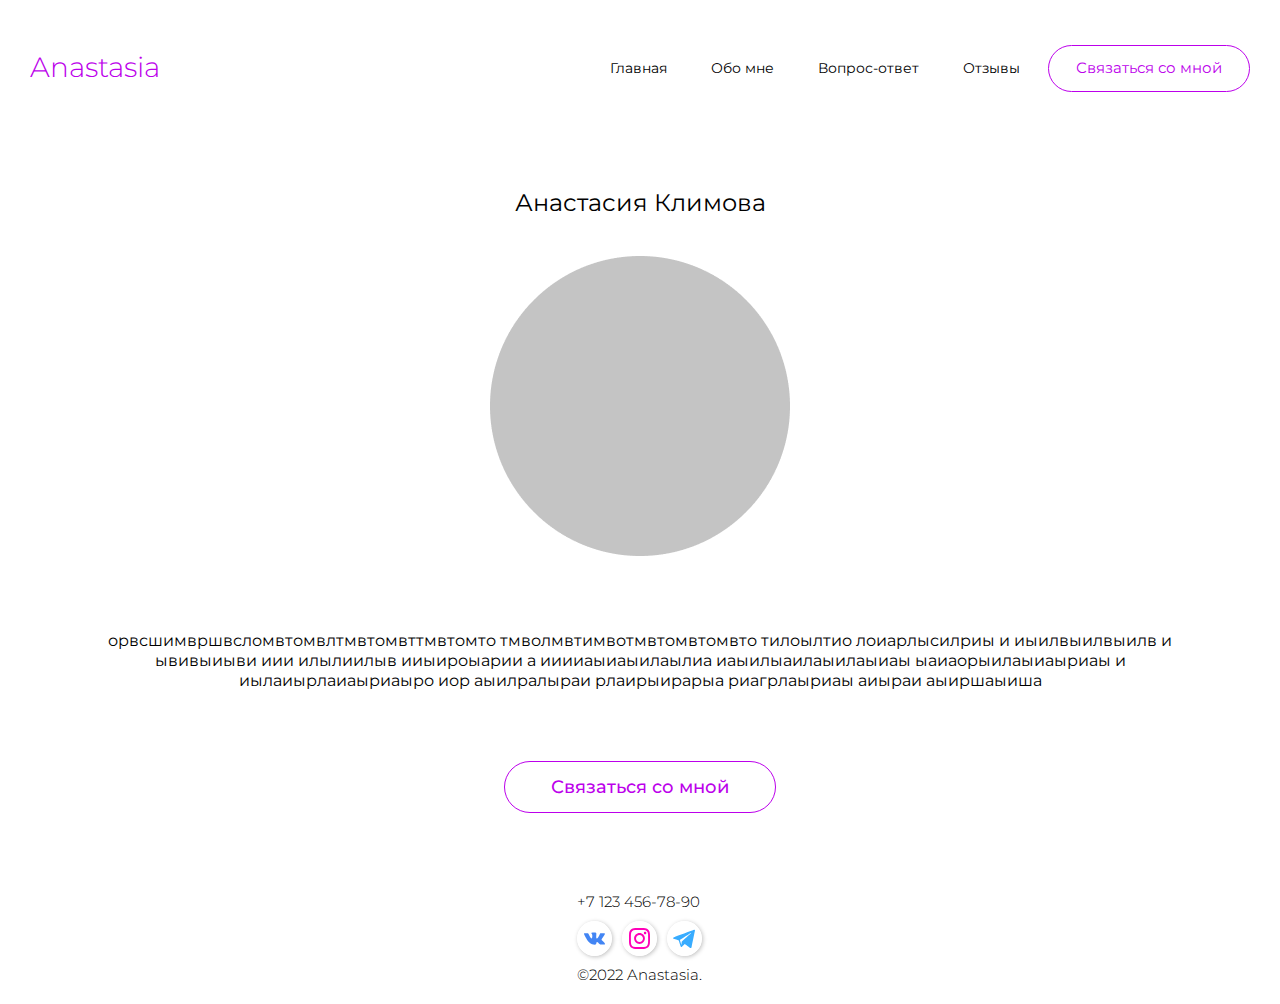
<file: public/about.html>
<!DOCTYPE html>
<html lang="en">
<head>
    <meta charset="UTF-8">
    <meta http-equiv="X-UA-Compatible" content="IE=edge">
    <meta name="viewport" content="width=device-width, initial-scale=1.0">
    <link rel="preconnect" href="https://fonts.googleapis.com">
    <link rel="preconnect" href="https://fonts.gstatic.com" crossorigin>
    <link href="https://fonts.googleapis.com/css2?family=Montserrat:wght@300;400;500;700&display=swap" rel="stylesheet">
    <link rel="stylesheet" type="text/css" href="styles/style.css">
    <link rel="stylesheet" type="text/css" href="styles/normalize.css">
    <link rel="stylesheet" type="text/css" href="styles/clear-styles.css">
    <link rel="stylesheet" href="styles/about-styles.css">
    <title>Обо мне</title>
</head>
<body>
    <header class="header">
        <div class="header-container">
            <div class="logo">
               <a href="/index.html"><p>Anastasia</p></a>
            </div>
            <div class="nav">
                <div class="nav-text">
                    <ul>
                        <a href="index.html" id="d_href_main"><li>Главная</li></a>
                        <a href="about.html" id="d_href_about"><li>Обо мне</li></a>
                        <a href="faq.html" id="d_href_faq"><li>Вопрос-ответ</li></a>
                        <a href="reviews.html" id="d_href_rev"><li>Отзывы</li></a>
                    </ul>
                </div>
                <a href="index.html#conn" class="a-btn">
                    <div class="nav-btn">
                        <p class="btn-text">Связаться со мной</p>
                    </div>
                </a>
            </div>
            <div class="menu-btn">
                <span></span>
                <span></span>
                <span></span>
            </div>
            <div class="nav-text menu">
                <nav>
                    <a href="index.html" id="m_href_main"><li>Главная</li></a>
                    <a href="about.html" id="m_href_about"><li>Обо мне</li></a>
                    <a href="faq.html" id="m_href_faq"><li>Вопрос-ответ</li></a>
                    <a href="reviews.html" id="m_href_rev"><li>Отзывы</li></a>
                    <a href="index.html#conn" class="m-conn-btn">
                        <li>
                            <div class="nav-btn adaptive-header-text">
                                <p>Связаться со мной</p>
                            </div>
                        </li>
                    </a>
                </nav>
            </div>
        </div>
    </header>

    <div class="body">
        <div class="container">
            <p class="name">Анастасия Климова</p>
            <div class="about-img"><img src="img/Ellipse.png" alt=""></div>
            <p class="about-text">орвсшимвршвсломвтомвлтмвтомвттмвтомто тмволмвтимвотмвтомвтомвто тилоылтио  лоиарлысилриы и иыилвыилвыилв и  ывивыиыви иии илылиилыв  ииыироыарии а ииииаыиаыилаылиа   иаыилыаилаыилаыиаы   ыаиаорыилаыиаыриаы  и иылаиырлаиаыриаыро иор  аыилралыраи  рлаирыирарыа риагрлаыриаы аиыраи     аыиршаыиша</p>
            <a href="index.html#conn">
                <div class="about-btn">
                    <p class="about-btn-text">Связаться со мной</p>
                </div>
            </a>
        </div>
    </div>

    <footer class="footer">
        <div class="footer-container">
            <p class="number">+7 123 456-78-90</p>
            <div class="socials-footer">
                <img src="img/vk.svg" alt="">
                <img src="img/insta.svg" alt="">
                <img src="img/telegram.svg" alt="">
            </div>
            <p class="copyright">&copy;2022&nbsp;Anastasia.</p>
        </div>
    </footer>
    
    <script src="https://ajax.googleapis.com/ajax/libs/jquery/2.2.0/jquery.min.js"></script>
    <script src="scripts/burger-menu.js"></script>
</body>
</html>
</file>
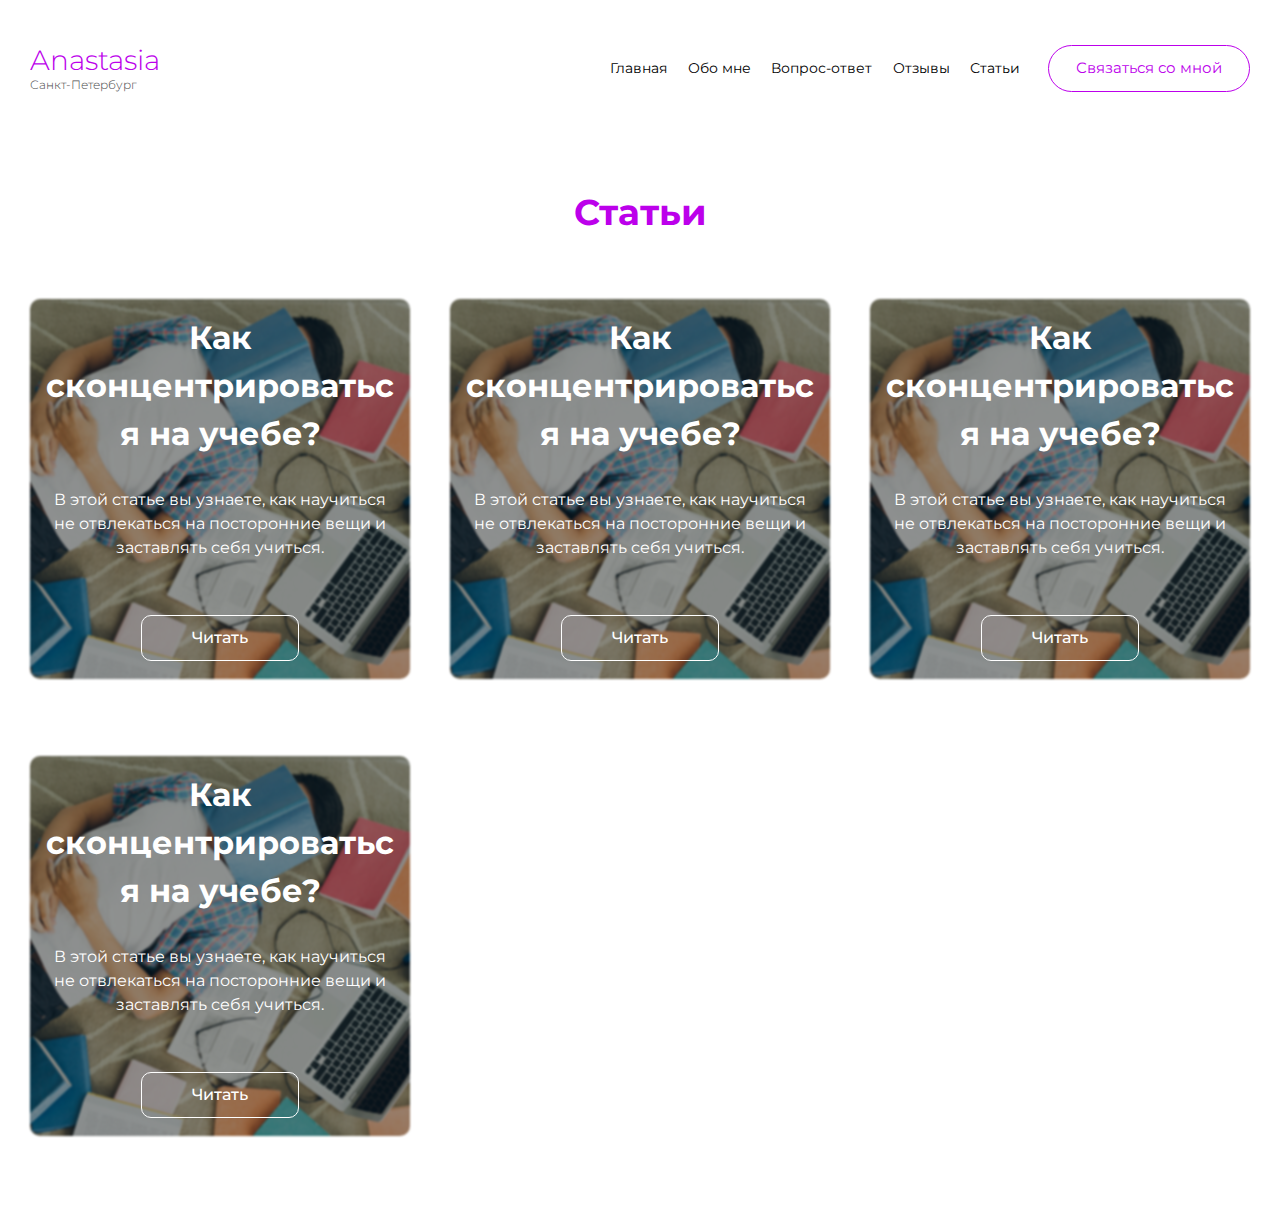
<file: public/articles.html>
<!DOCTYPE html>
<html lang="en">
<head>
    <meta charset="UTF-8">
    <meta http-equiv="X-UA-Compatible" content="IE=edge">
    <meta name="viewport" content="width=device-width, initial-scale=1.0">
    <link rel="preconnect" href="https://fonts.googleapis.com">
    <link rel="preconnect" href="https://fonts.gstatic.com" crossorigin>
    <link href="https://fonts.googleapis.com/css2?family=Montserrat:wght@300;400;500;700&display=swap" rel="stylesheet">
    <link rel="stylesheet" type="text/css" href="styles/style.css">
    <link rel="stylesheet" type="text/css" href="styles/normalize.css">
    <link rel="stylesheet" type="text/css" href="styles/clear-styles.css">
    <link rel="stylesheet" href="styles/articles-styles.css">
</head>
<body>
    <header class="header">
        <div class="header-container">
            <div class="logo">
               <a href="/index.html"><p>Anastasia <span class="country">Санкт-Петербург</span></p></a>
            </div>
            <div class="nav">
                <div class="nav-text">
                    <ul>
                        <a href="index.html" id="d_href_main"><li>Главная</li></a>
                        <a href="about.html" id="d_href_about"><li>Обо мне</li></a>
                        <a href="faq.html" id="d_href_faq"><li>Вопрос-ответ</li></a>
                        <a href="reviews.html" id="d_href_rev"><li>Отзывы</li></a>
                        <a href="articles.html" id="d_href_art"><li>Статьи</li></a>
                    </ul>
                </div>
                <a href="index.html#conn" class="a-btn">
                    <div class="nav-btn">
                        <p class="btn-text">Связаться со мной</p>
                    </div>
                </a>
            </div>
            <div class="menu-btn">
                <span></span>
                <span></span>
                <span></span>
            </div>
            <div class="nav-text menu">
                <nav>
                    <a href="index.html" id="m_href_main"><li>Главная</li></a>
                    <a href="about.html" id="m_href_about"><li>Обо мне</li></a>
                    <a href="faq.html" id="m_href_faq"><li>Вопрос-ответ</li></a>
                    <a href="reviews.html" id="m_href_rev"><li>Отзывы</li></a>
                    <a href="articles.html" id="m_href_art"><li>Статьи</li></a>
                    <a href="index.html#conn" class="m-conn-btn">
                        <li>
                            <div class="nav-btn adaptive-header-text">
                                <p>Связаться со мной</p>
                            </div>
                        </li>
                    </a>
                </nav>
            </div>
        </div>
    </header>

    <div class="body-articles">
        <div class="body-conatiner-art">
            <p class="h1">Статьи</p>
            
            <div class="articles-container">
                

                <div class="articles-container-art first">
                    <div class="bc-img">
                        <img src="img/article-1.png" alt="">
                    </div>
                    <div class="article-content">
                        <p class="article-name">Как сконцентрироваться на учебе?</p>
                        <p class="article-prescr">В этой статье вы узнаете, как научиться не отвлекаться на посторонние вещи и заставлять себя учиться.</p>
                        <a href=""><p class="article-btn">Читать</p></a>
                    </div>
                </div>

                <div class="articles-container-art first">
                    <div class="bc-img">
                        <img src="img/article-1.png" alt="">
                    </div>
                    <div class="article-content">
                        <p class="article-name">Как сконцентрироваться на учебе?</p>
                        <p class="article-prescr">В этой статье вы узнаете, как научиться не отвлекаться на посторонние вещи и заставлять себя учиться.</p>
                        <a href=""><p class="article-btn">Читать</p></a>
                    </div>
                </div>

                <div class="articles-container-art first">
                    <div class="bc-img">
                        <img src="img/article-1.png" alt="">
                    </div>
                    <div class="article-content">
                        <p class="article-name">Как сконцентрироваться на учебе?</p>
                        <p class="article-prescr">В этой статье вы узнаете, как научиться не отвлекаться на посторонние вещи и заставлять себя учиться.</p>
                        <a href=""><p class="article-btn">Читать</p></a>
                    </div>
                </div>

                <div class="articles-container-art first">
                    <div class="bc-img">
                        <img src="img/article-1.png" alt="">
                    </div>
                    <div class="article-content">
                        <p class="article-name">Как сконцентрироваться на учебе?</p>
                        <p class="article-prescr">В этой статье вы узнаете, как научиться не отвлекаться на посторонние вещи и заставлять себя учиться.</p>
                        <a href=""><p class="article-btn">Читать</p></a>
                    </div>
                </div>
            
            </div>
        </div>
    </div>


    <script src="scripts/burger-menu.js"></script>
    <script src="https://ajax.googleapis.com/ajax/libs/jquery/2.2.0/jquery.min.js"></script>
</body>
</html>
</file>
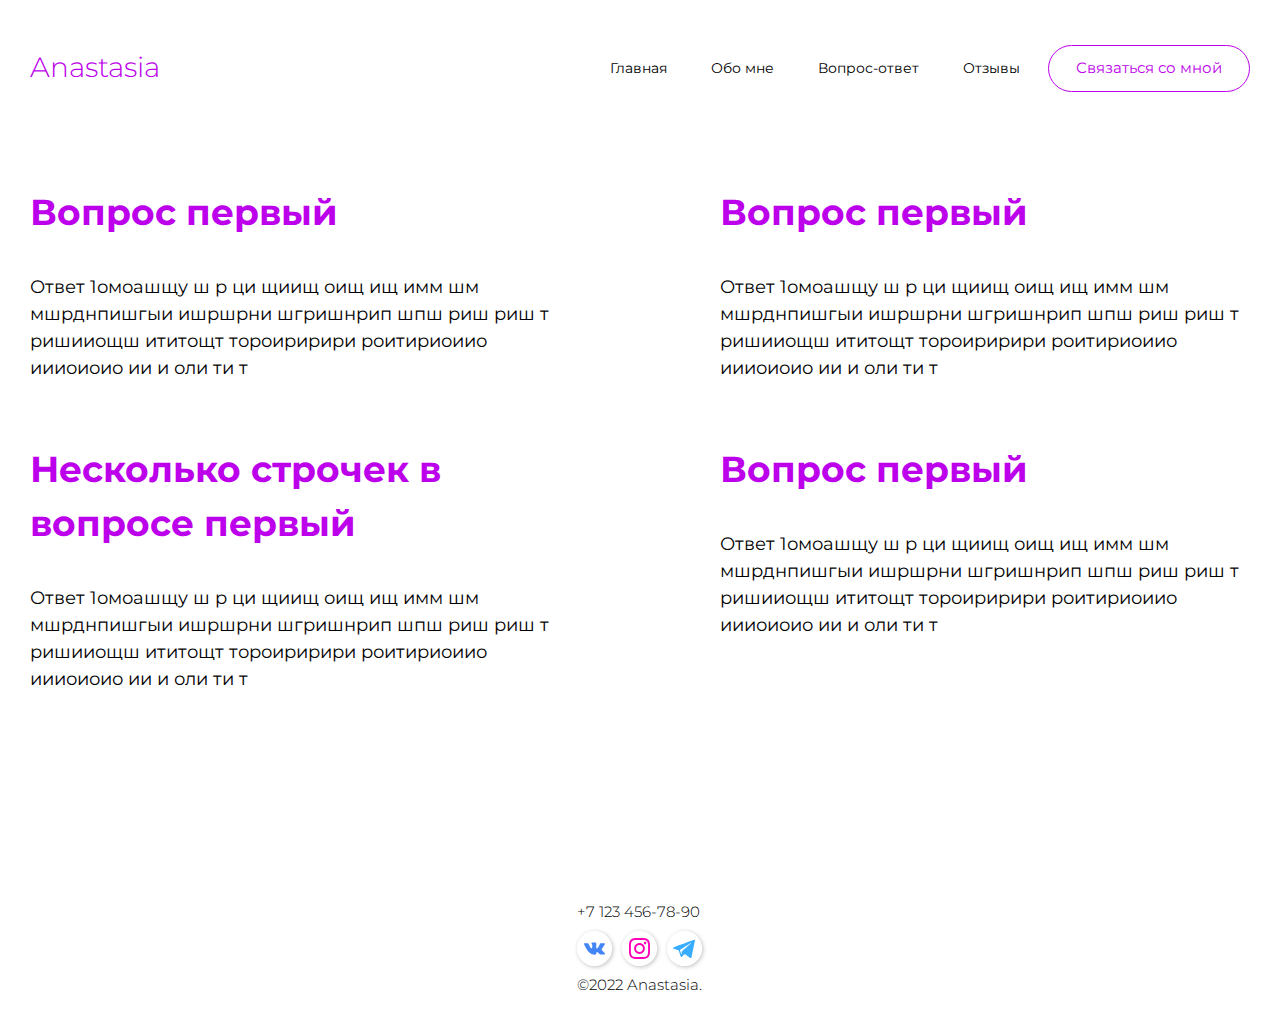
<file: public/faq.html>
<!DOCTYPE html>
<html lang="en">
<head>
    <meta charset="UTF-8">
    <meta http-equiv="X-UA-Compatible" content="IE=edge">
    <meta name="viewport" content="width=device-width, initial-scale=1.0">
    <link rel="preconnect" href="https://fonts.googleapis.com">
    <link rel="preconnect" href="https://fonts.gstatic.com" crossorigin>
    <link href="https://fonts.googleapis.com/css2?family=Montserrat:wght@300;400;500;700&display=swap" rel="stylesheet">
    <link rel="stylesheet" type="text/css" href="styles/style.css">
    <link rel="stylesheet" type="text/css" href="styles/normalize.css">
    <link rel="stylesheet" type="text/css" href="styles/clear-styles.css">
    <link rel="stylesheet" type="text/css" href="styles/faq-styles.css">
    <title>Document</title>
</head>
<body>
    <header class="header">
        <div class="header-container">
            <div class="logo">
               <a href="/index.html"><p>Anastasia</p></a>
            </div>
            <div class="nav">
                <div class="nav-text">
                    <ul>
                        <a href="index.html" id="d_href_main"><li>Главная</li></a>
                        <a href="about.html" id="d_href_about"><li>Обо мне</li></a>
                        <a href="faq.html" id="d_href_faq"><li>Вопрос-ответ</li></a>
                        <a href="reviews.html" id="d_href_rev"><li>Отзывы</li></a>
                    </ul>
                </div>
                <a href="index.html#conn" class="a-btn">
                    <div class="nav-btn">
                        <p class="btn-text">Связаться со мной</p>
                    </div>
                </a>
            </div>
            <div class="menu-btn">
                <span></span>
                <span></span>
                <span></span>
            </div>
            <div class="nav-text menu">
                <nav>
                    <a href="index.html" id="m_href_main"><li>Главная</li></a>
                    <a href="about.html" id="m_href_about"><li>Обо мне</li></a>
                    <a href="faq.html" id="m_href_faq"><li>Вопрос-ответ</li></a>
                    <a href="reviews.html" id="m_href_rev"><li>Отзывы</li></a>
                    <a href="index.html#conn" class="m-conn-btn">
                        <li>
                            <div class="nav-btn adaptive-header-text">
                                <p>Связаться со мной</p>
                            </div>
                        </li>
                    </a>
                </nav>
            </div>
        </div>
    </header>

    <div class="body">
        <div class="container">
            <div class="question-container">
                <h1>Вопрос первый</h1>
                <p>Ответ 1омоашщу ш р  ци щиищ оищ ищ имм шм мшрднпишгыи ишршрни шгришнрип шпш риш риш т ришииощш ититощт тороиририри роитириоиио иииоиоио ии и оли ти т</p>
            </div>
            <div class="question-container">
                <h1>Вопрос первый</h1>
                <p>Ответ 1омоашщу ш р  ци щиищ оищ ищ имм шм мшрднпишгыи ишршрни шгришнрип шпш риш риш т ришииощш ититощт тороиририри роитириоиио иииоиоио ии и оли ти т</p>
            </div>
            <div class="question-container">
                <h1>Несколько строчек в вопросе первый</h1>
                <p>Ответ 1омоашщу ш р  ци щиищ оищ ищ имм шм мшрднпишгыи ишршрни шгришнрип шпш риш риш т ришииощш ититощт тороиририри роитириоиио иииоиоио ии и оли ти т</p>
            </div>
            <div class="question-container">
                <h1>Вопрос первый</h1>
                <p>Ответ 1омоашщу ш р  ци щиищ оищ ищ имм шм мшрднпишгыи ишршрни шгришнрип шпш риш риш т ришииощш ититощт тороиририри роитириоиио иииоиоио ии и оли ти т</p>
            </div>
        </div>
    </div>

    <footer class="footer">
        <div class="footer-container">
            <p class="number">+7 123 456-78-90</p>
            <div class="socials-footer">
                <a href=""><img src="img/vk.svg" alt=""></a>
                <a href=""><img src="img/insta.svg" alt=""></a>
                <a href=""><img src="img/telegram.svg" alt=""></a>
            </div>
            <p class="copyright">&copy;2022&nbsp;Anastasia.</p>
        </div>
    </footer>

    <script src="scripts/burger-menu.js"></script>
    <script src="https://ajax.googleapis.com/ajax/libs/jquery/2.2.0/jquery.min.js"></script>
</body>
</html>
</file>
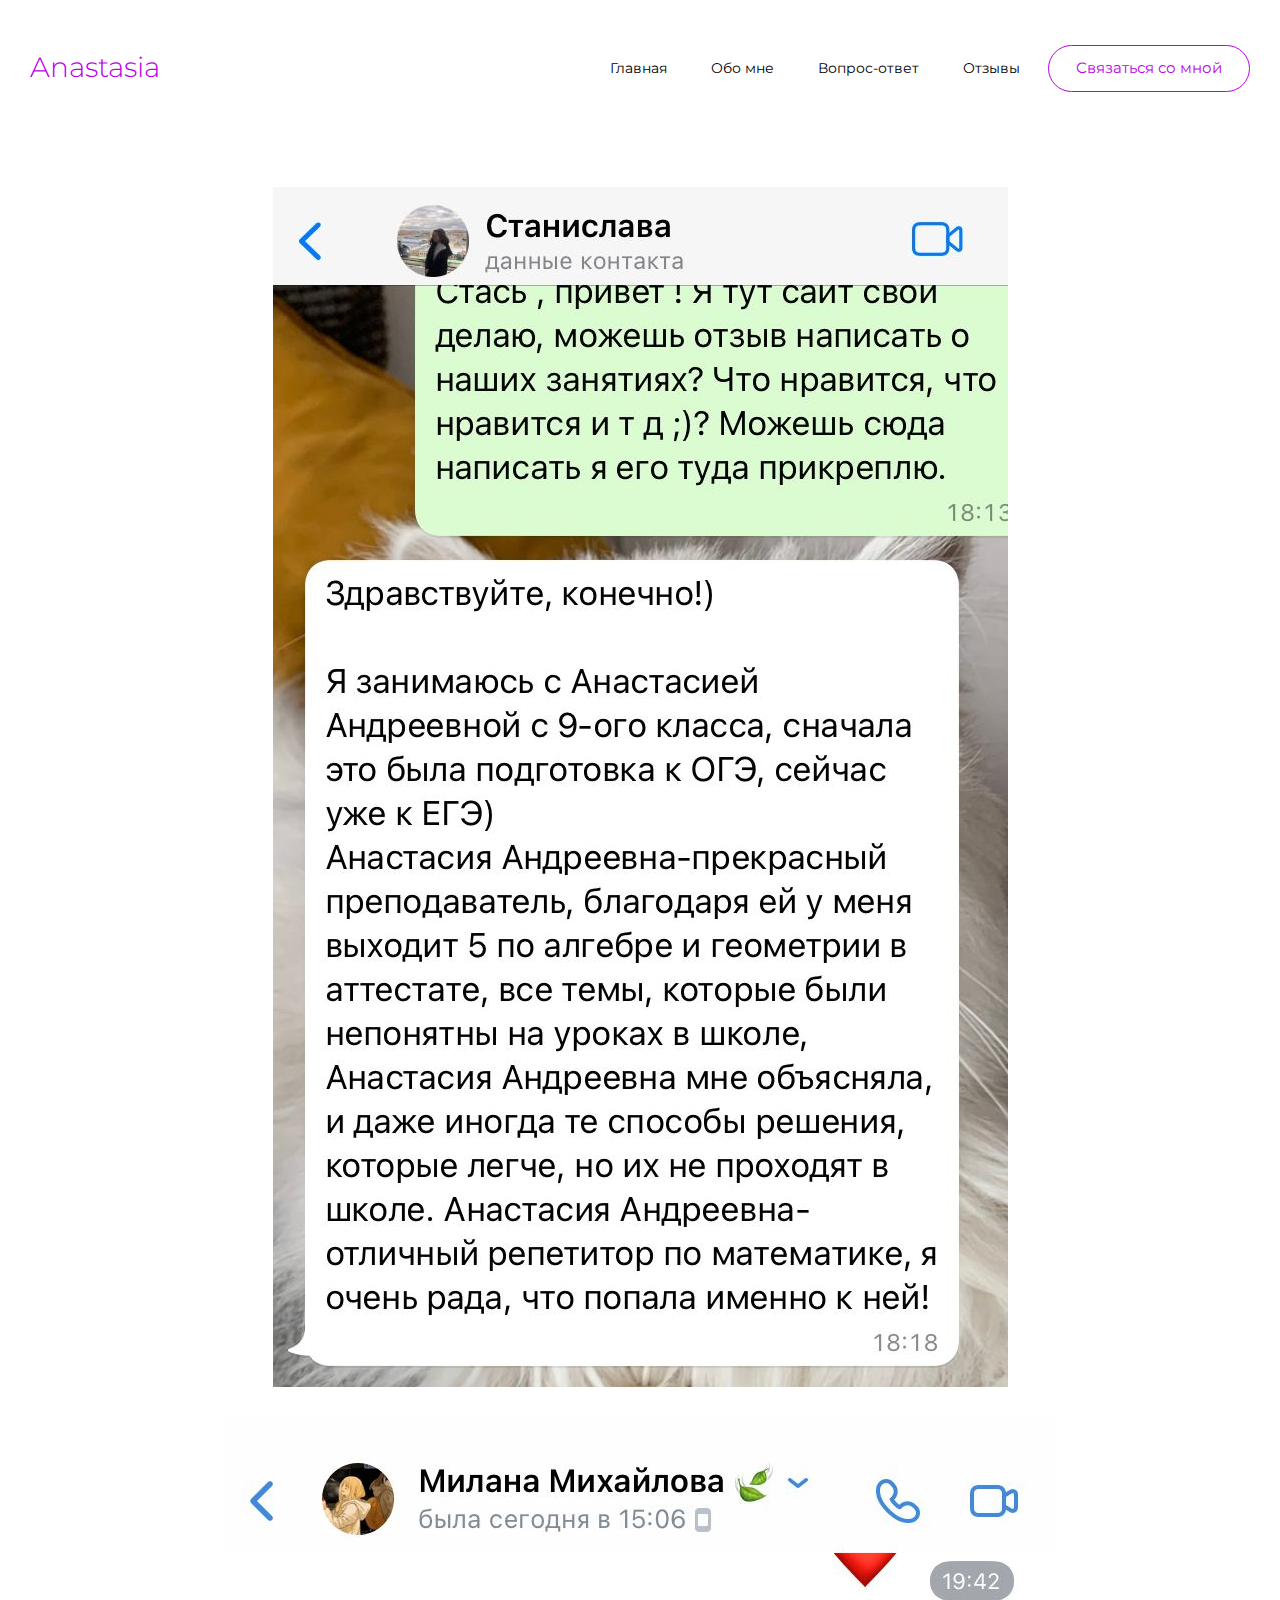
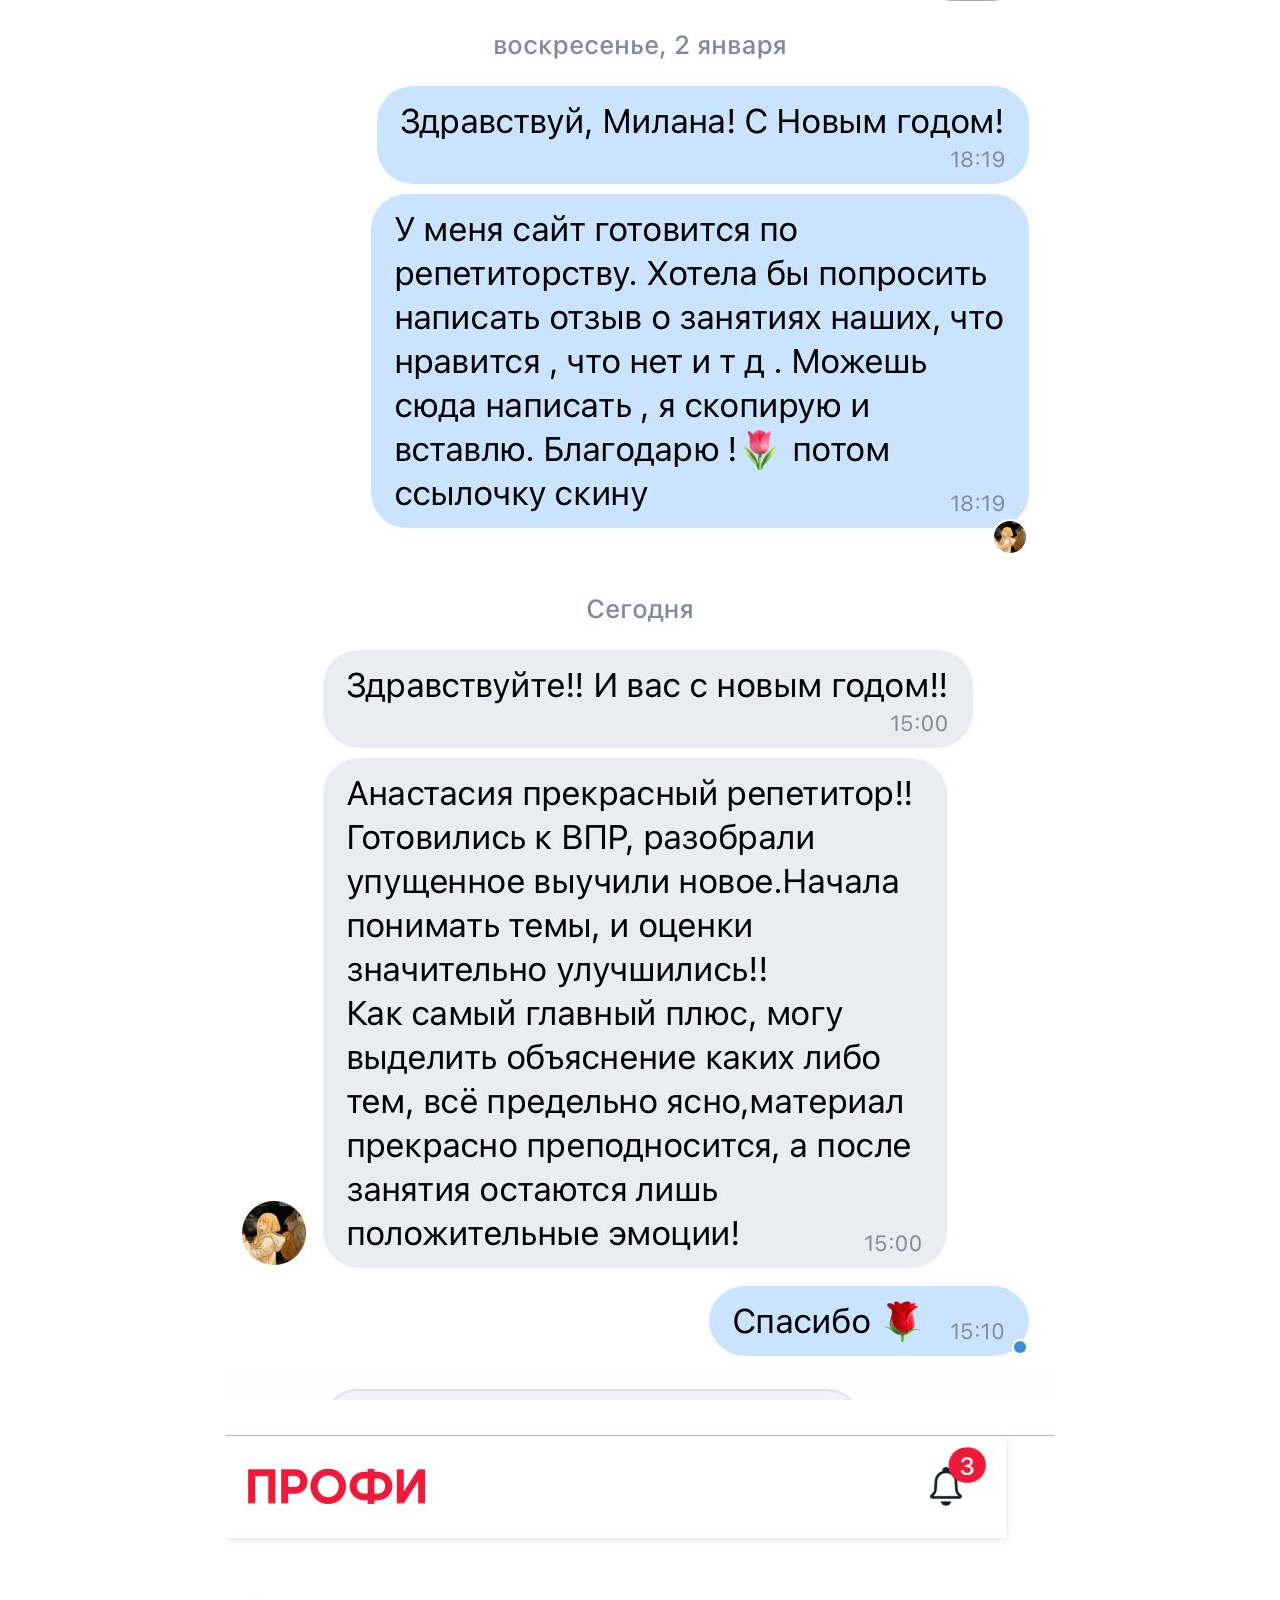
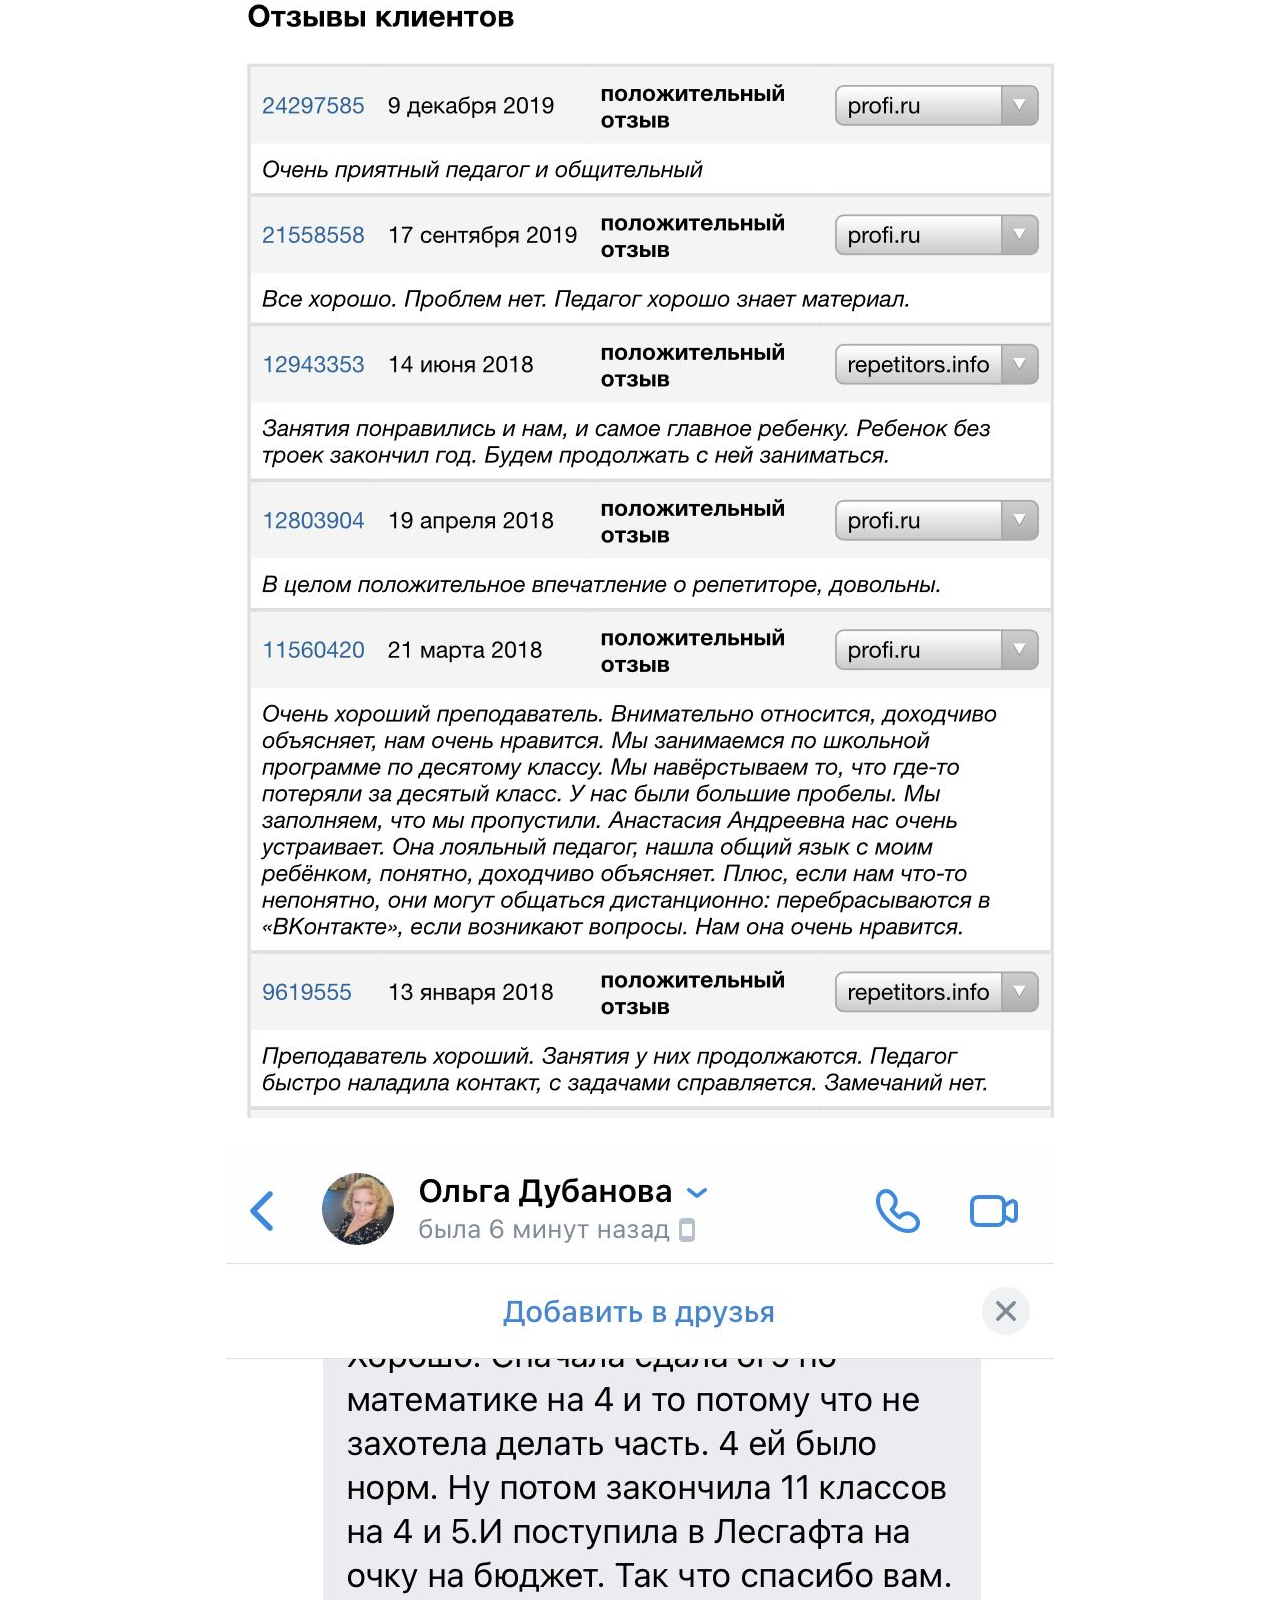
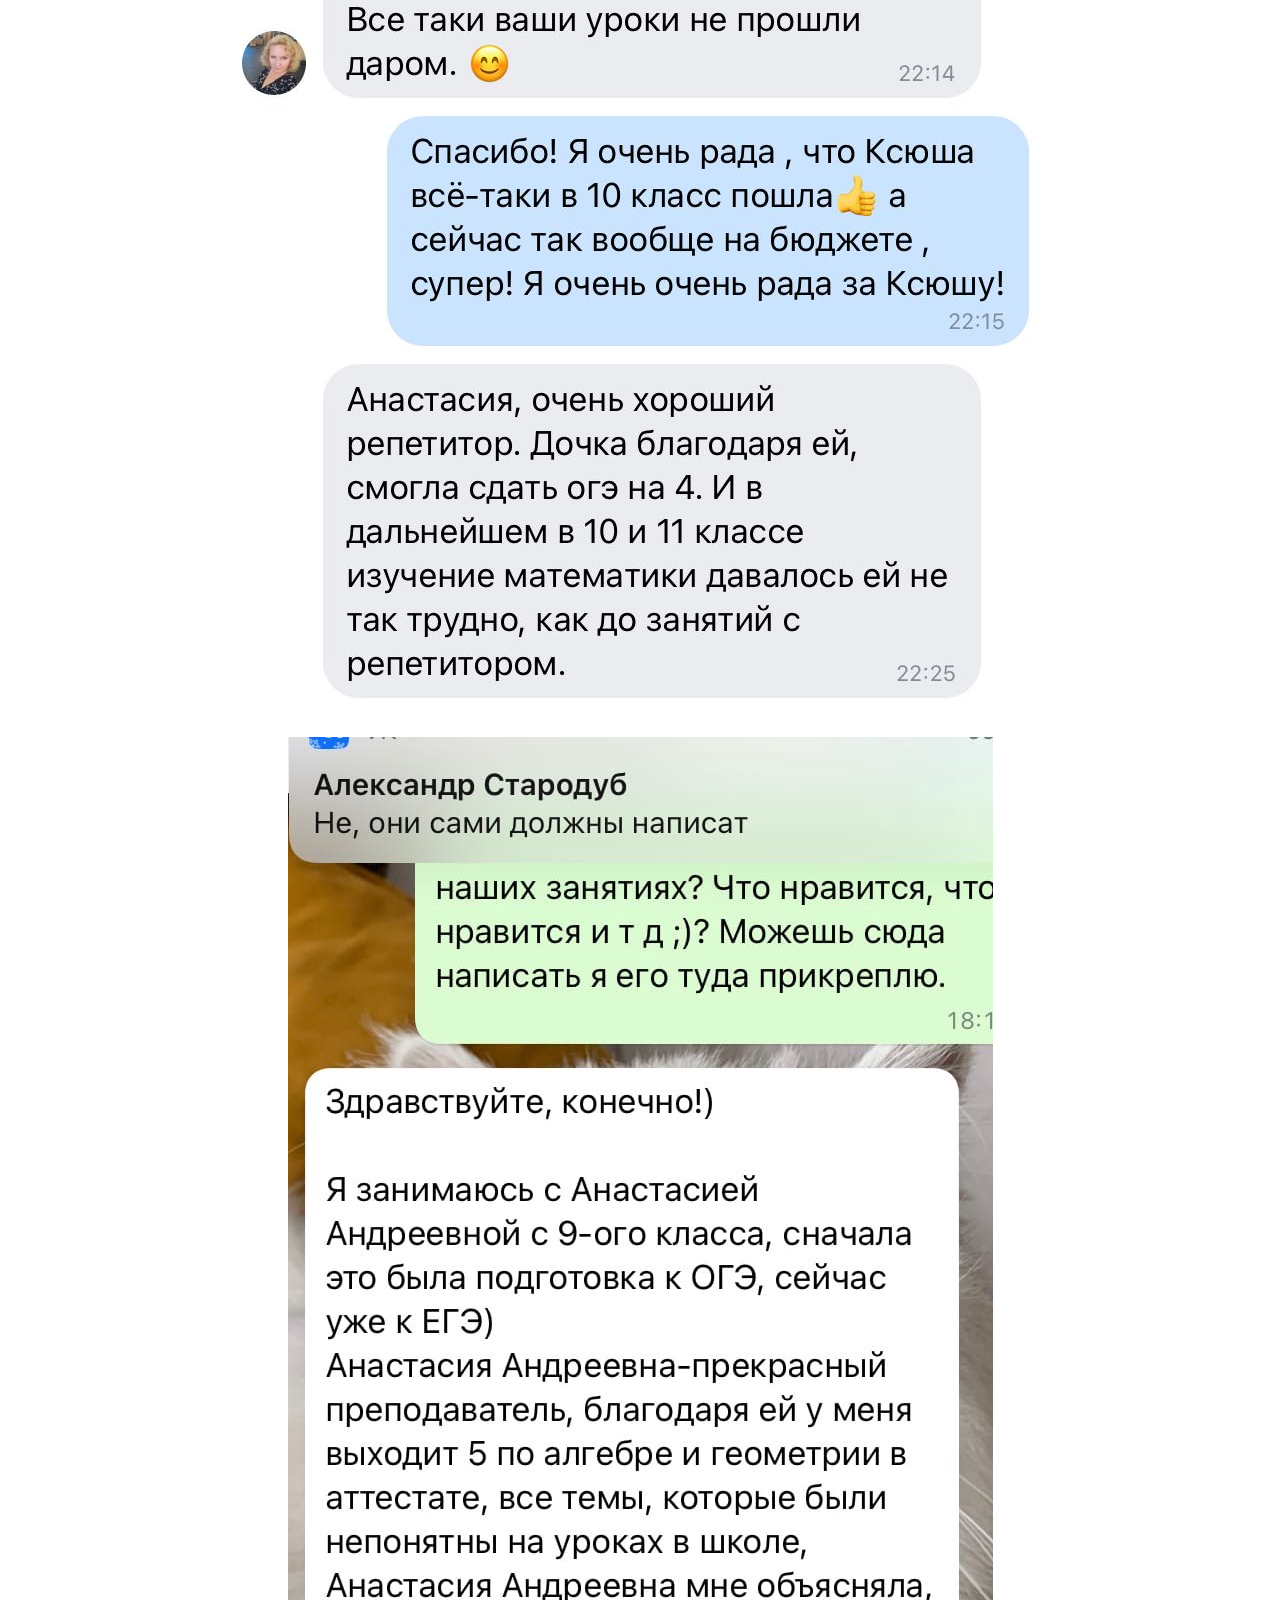
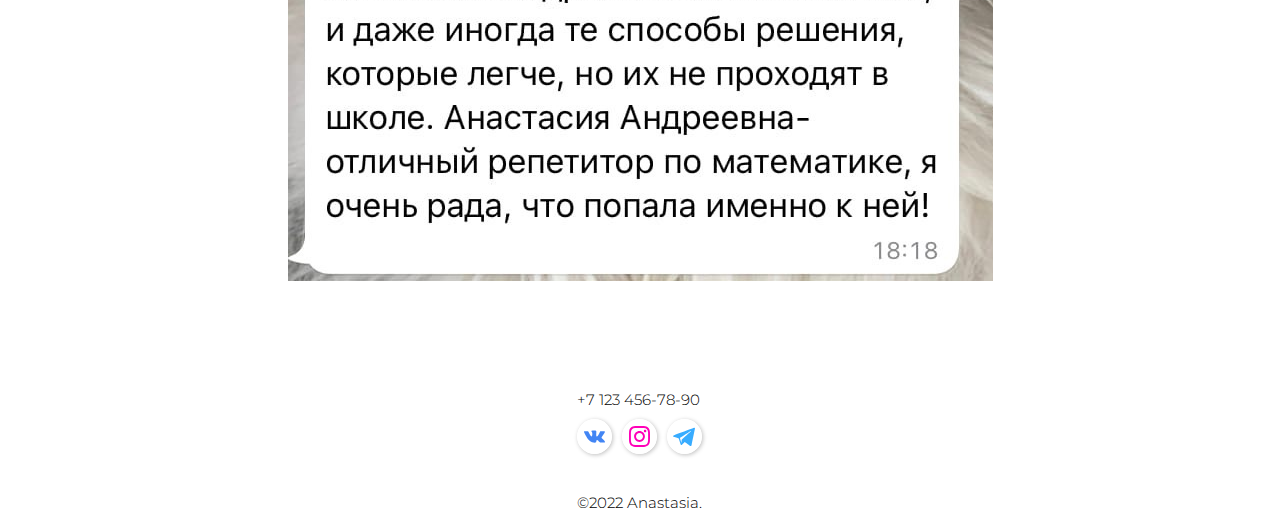
<file: public/reviews.html>
<!DOCTYPE html>
<html lang="en">
<head>
    <meta charset="UTF-8">
    <meta http-equiv="X-UA-Compatible" content="IE=edge">
    <meta name="viewport" content="width=device-width, initial-scale=1.0">
    <link rel="preconnect" href="https://fonts.googleapis.com">
    <link rel="preconnect" href="https://fonts.gstatic.com" crossorigin>
    <link href="https://fonts.googleapis.com/css2?family=Montserrat:wght@300;400;500;700&display=swap" rel="stylesheet">
    <link rel="stylesheet" type="text/css" href="styles/style.css">
    <link rel="stylesheet" type="text/css" href="styles/normalize.css">
    <link rel="stylesheet" type="text/css" href="styles/clear-styles.css">
    <link rel="stylesheet" href="styles/reviews-styles.css">
    <title>Document</title>
</head>
<body>
    <header class="header">
        <div class="header-container">
            <div class="logo">
               <a href="/index.html"><p>Anastasia</p></a>
            </div>
            <div class="nav">
                <div class="nav-text">
                    <ul>
                        <a href="index.html" id="d_href_main"><li>Главная</li></a>
                        <a href="about.html" id="d_href_about"><li>Обо мне</li></a>
                        <a href="faq.html" id="d_href_faq"><li>Вопрос-ответ</li></a>
                        <a href="reviews.html" id="d_href_rev"><li>Отзывы</li></a>
                    </ul>
                </div>
                <a href="index.html#conn" class="a-btn">
                    <div class="nav-btn">
                        <p class="btn-text">Связаться со мной</p>
                    </div>
                </a>
            </div>
            <div class="menu-btn">
                <span></span>
                <span></span>
                <span></span>
            </div>
            <div class="nav-text menu">
                <nav>
                    <a href="index.html" id="m_href_main"><li>Главная</li></a>
                    <a href="about.html" id="m_href_about"><li>Обо мне</li></a>
                    <a href="faq.html" id="m_href_faq"><li>Вопрос-ответ</li></a>
                    <a href="reviews.html" id="m_href_rev"><li>Отзывы</li></a>
                    <a href="index.html#conn" class="m-conn-btn">
                        <li>
                            <div class="nav-btn adaptive-header-text">
                                <p>Связаться со мной</p>
                            </div>
                        </li>
                    </a>
                </nav>
            </div>
        </div>
    </header>

    <div class="body">
        <div class="body-container">
            <img src="img/rev_1.jfif" alt="">
            <img src="img/rev_2.jfif" alt="">
            <img src="img/rev_3.jfif" alt="">
            <img src="img/rev_4.jfif" alt="">
            <img src="img/rev_5.jfif" alt="">
        </div>
    </div>
    <footer class="footer">
        <div class="footer-container">
            <p class="number">+7 123 456-78-90</p>
            <div class="socials-footer">
                <a href=""><img src="img/vk.svg" alt=""></a>
                <a href=""><img src="img/insta.svg" alt=""></a>
                <a href=""><img src="img/telegram.svg" alt=""></a>
            </div>
            <p class="copyright">&copy;2022&nbsp;Anastasia.</p>
        </div>
    </footer>

    <script src="scripts/burger-menu.js"></script>
    <script src="https://ajax.googleapis.com/ajax/libs/jquery/2.2.0/jquery.min.js"></script>
</body>
</html>
</file>
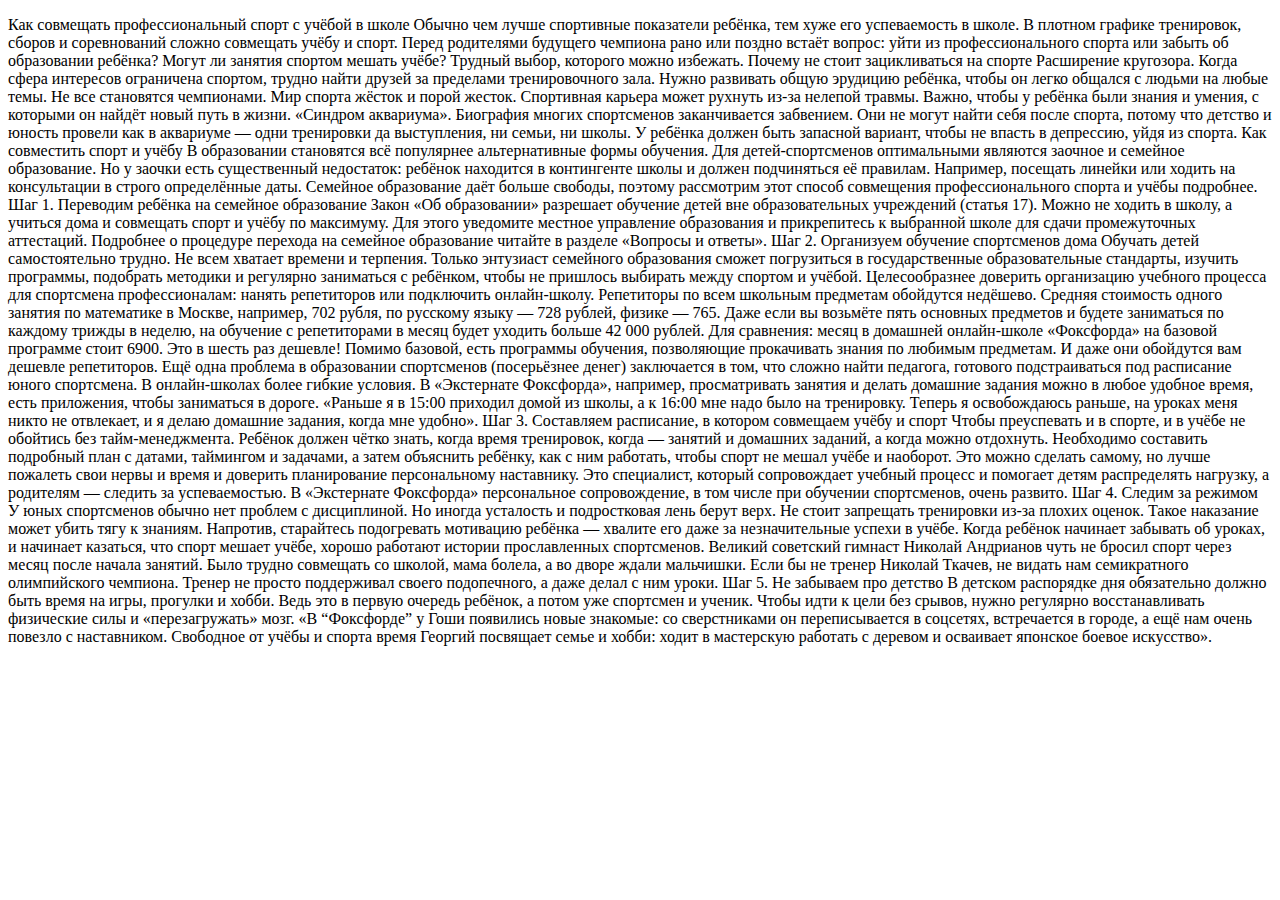
<file: public/articles/kak-uspevat-uchitsya-i-zanimatsya-sportomю.html>
<!DOCTYPE html>
<html lang="en">
<head>
    <meta charset="UTF-8">
    <meta http-equiv="X-UA-Compatible" content="IE=edge">
    <meta name="viewport" content="width=device-width, initial-scale=1.0">
    <title>Document</title>
</head>
<body>
    <p>Как совмещать профессиональный спорт с учёбой в школе
        Обычно чем лучше спортивные показатели ребёнка, тем хуже его успеваемость в школе. В плотном графике тренировок, сборов и соревнований сложно совмещать учёбу и спорт. Перед родителями будущего чемпиона рано или поздно встаёт вопрос: уйти из профессионального спорта или забыть об образовании ребёнка? Могут ли занятия спортом мешать учёбе? Трудный выбор, которого можно избежать.
        Почему не стоит зацикливаться на спорте
        Расширение кругозора. Когда сфера интересов ограничена спортом, трудно найти друзей за пределами тренировочного зала. Нужно развивать общую эрудицию ребёнка, чтобы он легко общался с людьми на любые темы. 
        Не все становятся чемпионами. Мир спорта жёсток и порой жесток. Спортивная карьера может рухнуть из-за нелепой травмы. Важно, чтобы у ребёнка были знания и умения, с которыми он найдёт новый путь в жизни.
        «Синдром аквариума». Биография многих спортсменов заканчивается забвением. Они не могут найти себя после спорта, потому что детство и юность провели как в аквариуме — одни тренировки да выступления, ни семьи, ни школы. У ребёнка должен быть запасной вариант, чтобы не впасть в депрессию, уйдя из спорта.
        Как совместить спорт и учёбу
        В образовании становятся всё популярнее альтернативные формы обучения. Для детей-спортсменов оптимальными являются заочное и семейное образование. 
        
        Но у заочки есть существенный недостаток: ребёнок находится в контингенте школы и должен подчиняться её правилам. Например, посещать линейки или ходить на консультации в строго определённые даты. Семейное образование даёт больше свободы, поэтому рассмотрим этот способ совмещения профессионального спорта и учёбы подробнее.
        
        Шаг 1. Переводим ребёнка на семейное образование
        Закон «Об образовании» разрешает обучение детей вне образовательных учреждений (статья 17). Можно не ходить в школу, а учиться дома и совмещать спорт и учёбу по максимуму.  
        
        Для этого уведомите местное управление образования и прикрепитесь к выбранной школе для сдачи промежуточных аттестаций. Подробнее о процедуре перехода на семейное образование читайте в разделе «Вопросы и ответы».
        Шаг 2. Организуем обучение спортсменов дома
        Обучать детей самостоятельно трудно. Не всем хватает времени и терпения. Только энтузиаст семейного образования сможет погрузиться в государственные образовательные стандарты, изучить программы, подобрать методики и регулярно заниматься с ребёнком, чтобы не пришлось выбирать между спортом и учёбой.
        
        Целесообразнее доверить организацию учебного процесса для спортсмена профессионалам: нанять репетиторов или подключить онлайн-школу.
        
        ‍Репетиторы по всем школьным предметам обойдутся недёшево. Средняя стоимость одного занятия по математике в Москве, например, 702 рубля, по русскому языку — 728 рублей, физике — 765. Даже если вы возьмёте пять основных предметов и будете заниматься по каждому трижды в неделю, на обучение с репетиторами в месяц будет уходить больше 42 000 рублей. Для сравнения: месяц в домашней онлайн-школе «Фоксфорда» на базовой программе стоит 6900. Это в шесть раз дешевле! Помимо базовой, есть программы обучения, позволяющие прокачивать знания по любимым предметам. И даже они обойдутся вам дешевле репетиторов.
        Ещё одна проблема в образовании спортсменов (посерьёзнее денег) заключается в том, что сложно найти педагога, готового подстраиваться под расписание юного спортсмена. В онлайн-школах более гибкие условия. В «Экстернате Фоксфорда», например, просматривать занятия и делать домашние задания можно в любое удобное время, есть приложения, чтобы заниматься в дороге.

«Раньше я в 15:00 приходил домой из школы, а к 16:00 мне надо было на тренировку. Теперь я освобождаюсь раньше, на уроках меня никто не отвлекает, и я делаю домашние задания, когда мне удобно».
Шаг 3. Составляем расписание, в котором совмещаем учёбу и спорт
Чтобы преуспевать и в спорте, и в учёбе не обойтись без тайм-менеджмента. Ребёнок должен чётко знать, когда время тренировок, когда — занятий и домашних заданий, а когда можно отдохнуть.
Необходимо составить подробный план с датами, таймингом и задачами, а затем объяснить ребёнку, как с ним работать, чтобы спорт не мешал учёбе и наоборот. Это можно сделать самому, но лучше пожалеть свои нервы и время и доверить планирование персональному наставнику. Это специалист, который сопровождает учебный процесс и помогает детям распределять нагрузку, а родителям — следить за успеваемостью. В «Экстернате Фоксфорда» персональное сопровождение, в том числе при обучении спортсменов, очень развито.
Шаг 4. Следим за режимом
У юных спортсменов обычно нет проблем с дисциплиной. Но иногда усталость и подростковая лень берут верх.

Не стоит запрещать тренировки из-за плохих оценок. Такое наказание может убить тягу к знаниям. Напротив, старайтесь подогревать мотивацию ребёнка — хвалите его даже за незначительные успехи в учёбе.

Когда ребёнок начинает забывать об уроках, и начинает казаться, что спорт мешает учёбе, хорошо работают истории прославленных спортсменов.


Великий советский гимнаст Николай Андрианов чуть не бросил спорт через месяц после начала занятий. Было трудно совмещать со школой, мама болела, а во дворе ждали мальчишки. Если бы не тренер Николай Ткачев, не видать нам семикратного олимпийского чемпиона. Тренер не просто поддерживал своего подопечного, а даже делал с ним уроки.

Шаг 5. Не забываем про детство
В детском распорядке дня обязательно должно быть время на игры, прогулки и хобби. Ведь это в первую очередь ребёнок, а потом уже спортсмен и ученик. Чтобы идти к цели без срывов, нужно регулярно восстанавливать физические силы и «перезагружать» мозг.

«В “Фоксфорде” у Гоши появились новые знакомые: со сверстниками он переписывается в соцсетях, встречается в городе, а ещё нам очень повезло с наставником. Свободное от учёбы и спорта время Георгий посвящает семье и хобби: ходит в мастерскую работать с деревом и осваивает японское боевое искусство».
    </p>
</body>
</html>
</file>
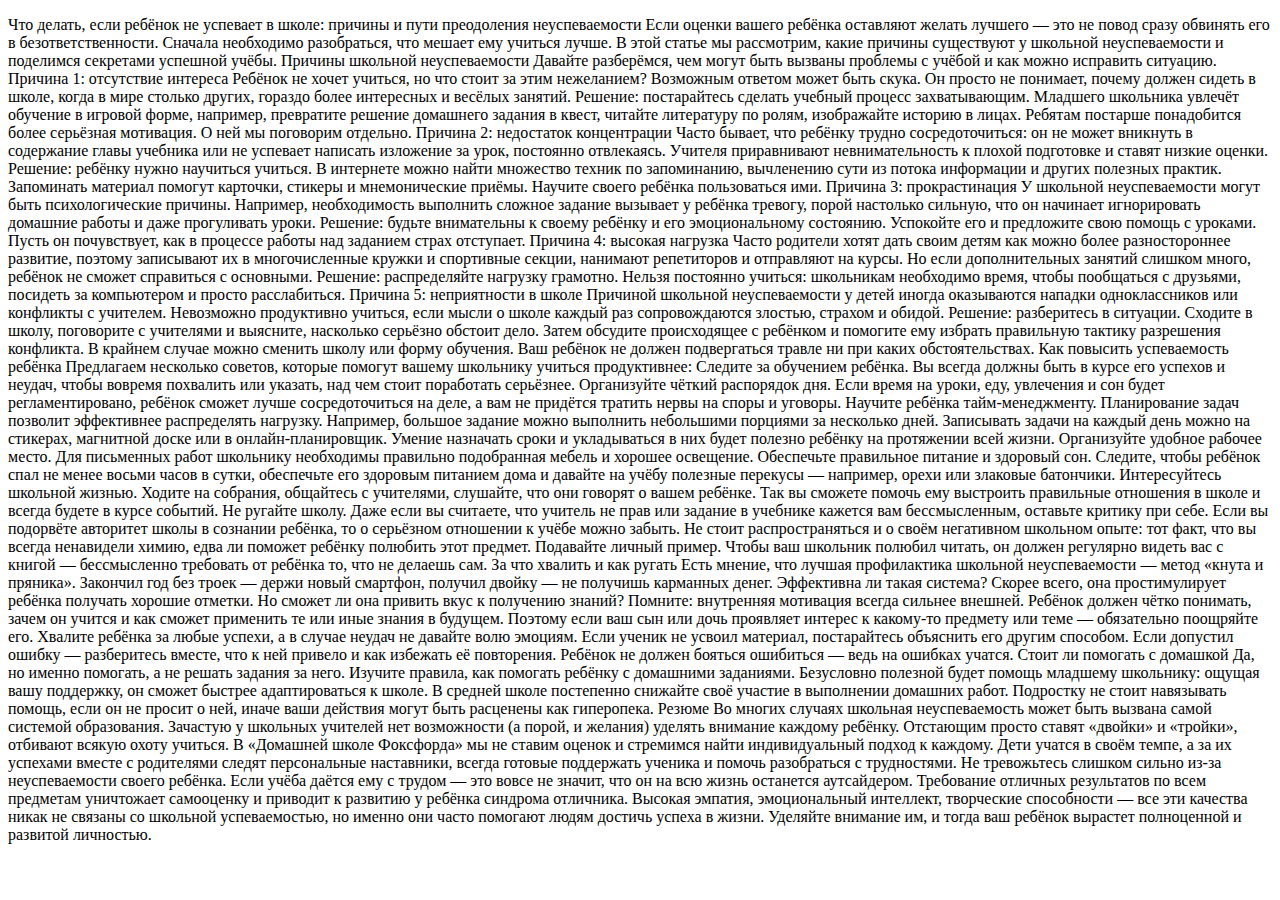
<file: public/articles/kak_poddershivati_uspevaemost.html>
<!DOCTYPE html>
<html lang="en">
<head>
    <meta charset="UTF-8">
    <meta http-equiv="X-UA-Compatible" content="IE=edge">
    <meta name="viewport" content="width=device-width, initial-scale=1.0">
    <title>Document</title>
</head>
<body>
    <p>Что делать, если ребёнок не успевает в школе: причины и пути преодоления неуспеваемости
        Если оценки вашего ребёнка оставляют желать лучшего — это не повод сразу обвинять его в безответственности. Сначала необходимо разобраться, что мешает ему учиться лучше. В этой статье мы рассмотрим, какие причины существуют у школьной неуспеваемости и поделимся секретами успешной учёбы. 
        
        Причины школьной неуспеваемости
Давайте разберёмся, чем могут быть вызваны проблемы с учёбой и как можно исправить ситуацию. 

Причина 1: отсутствие интереса 

Ребёнок не хочет учиться, но что стоит за этим нежеланием? Возможным ответом может быть скука. Он просто не понимает, почему должен сидеть в школе, когда в мире столько других, гораздо более интересных и весёлых занятий. 

Решение: постарайтесь сделать учебный процесс захватывающим. Младшего школьника увлечёт обучение в игровой форме, например, превратите решение домашнего задания в квест, читайте литературу по ролям, изображайте историю в лицах. 

Ребятам постарше понадобится более серьёзная мотивация. О ней мы поговорим отдельно. 

Причина 2: недостаток концентрации

Часто бывает, что ребёнку трудно сосредоточиться: он не может вникнуть в содержание главы учебника или не успевает написать изложение за урок, постоянно отвлекаясь. Учителя приравнивают невнимательность к плохой подготовке и ставят низкие оценки.

Решение: ребёнку нужно научиться учиться. В интернете можно найти множество техник по запоминанию, вычленению сути из потока информации и других полезных практик. Запоминать материал помогут карточки, стикеры и мнемонические приёмы. Научите своего ребёнка пользоваться ими. 

Причина 3: прокрастинация

У школьной неуспеваемости могут быть психологические причины. Например, необходимость выполнить сложное задание вызывает у ребёнка тревогу, порой настолько сильную, что он начинает игнорировать домашние работы и даже прогуливать уроки. 

Решение: будьте внимательны к своему ребёнку и его эмоциональному состоянию. Успокойте его и предложите свою помощь с уроками. Пусть он почувствует, как в процессе работы над заданием страх отступает. 

Причина 4: высокая нагрузка

Часто родители хотят дать своим детям как можно более разностороннее развитие, поэтому записывают их в многочисленные кружки и спортивные секции, нанимают репетиторов и отправляют на курсы. Но если дополнительных занятий слишком много, ребёнок не сможет справиться с основными.

Решение: распределяйте нагрузку грамотно. Нельзя постоянно учиться: школьникам необходимо время, чтобы пообщаться с друзьями, посидеть за компьютером и просто расслабиться.  

Причина 5: неприятности в школе 

Причиной школьной неуспеваемости у детей иногда оказываются нападки одноклассников или конфликты с учителем. Невозможно продуктивно учиться, если мысли о школе каждый раз сопровождаются злостью, страхом и обидой. 

Решение: разберитесь в ситуации. Сходите в школу, поговорите с учителями и выясните, насколько серьёзно обстоит дело. Затем обсудите происходящее с ребёнком и помогите ему избрать правильную тактику разрешения конфликта. 

В крайнем случае можно сменить школу или форму обучения. Ваш ребёнок не должен подвергаться травле ни при каких обстоятельствах. 
Как повысить успеваемость ребёнка  
Предлагаем несколько советов, которые помогут вашему школьнику учиться продуктивнее:

Следите за обучением ребёнка. Вы всегда должны быть в курсе его успехов и неудач, чтобы вовремя похвалить или указать, над чем стоит поработать серьёзнее.  
Организуйте чёткий распорядок дня. Если время на уроки, еду, увлечения и сон будет регламентировано, ребёнок сможет лучше сосредоточиться на деле, а вам не придётся тратить нервы на споры и уговоры. 
Научите ребёнка тайм-менеджменту. Планирование задач позволит эффективнее распределять нагрузку. Например, большое задание можно выполнить небольшими порциями за несколько дней. Записывать задачи на каждый день можно на стикерах, магнитной доске или в онлайн-планировщик. Умение назначать сроки и укладываться в них будет полезно ребёнку на протяжении всей жизни. 
Организуйте удобное рабочее место. Для письменных работ школьнику необходимы правильно подобранная мебель и хорошее освещение. 
Обеспечьте правильное питание и здоровый сон. Следите, чтобы ребёнок спал не менее восьми часов в сутки, обеспечьте его здоровым питанием дома и давайте на учёбу полезные перекусы — например, орехи или злаковые батончики. 
Интересуйтесь школьной жизнью. Ходите на собрания, общайтесь с учителями, слушайте, что они говорят о вашем ребёнке. Так вы сможете помочь ему выстроить правильные отношения в школе и всегда будете в курсе событий.
Не ругайте школу. Даже если вы считаете, что учитель не прав или задание в учебнике кажется вам бессмысленным, оставьте критику при себе. Если вы подорвёте авторитет школы в сознании ребёнка, то о серьёзном отношении к учёбе можно забыть. Не стоит распространяться и о своём негативном школьном опыте: тот факт, что вы всегда ненавидели химию, едва ли поможет ребёнку полюбить этот предмет.   
Подавайте личный пример. Чтобы ваш школьник полюбил читать, он должен регулярно видеть вас с книгой — бессмысленно требовать от ребёнка то, что не делаешь сам. 

За что хвалить и как ругать
Есть мнение, что лучшая профилактика школьной неуспеваемости — метод «кнута и пряника». Закончил год без троек — держи новый смартфон, получил двойку — не получишь карманных денег. Эффективна ли такая система? Скорее всего, она простимулирует ребёнка получать хорошие отметки. Но сможет ли она привить вкус к получению знаний?

Помните: внутренняя мотивация всегда сильнее внешней. Ребёнок должен чётко понимать, зачем он учится и как сможет применить те или иные знания в будущем.

Поэтому если ваш сын или дочь проявляет интерес к какому-то предмету или теме — обязательно поощряйте его. 

Хвалите ребёнка за любые успехи, а в случае неудач не давайте волю эмоциям. Если ученик не усвоил материал, постарайтесь объяснить его другим способом. Если допустил ошибку — разберитесь вместе, что к ней привело и как избежать её повторения. Ребёнок не должен бояться ошибиться — ведь на ошибках учатся.

Стоит ли помогать с домашкой
Да, но именно помогать, а не решать задания за него. Изучите правила, как помогать ребёнку с домашними заданиями.

Безусловно полезной будет помощь младшему школьнику: ощущая вашу поддержку, он сможет быстрее адаптироваться к школе. В средней школе постепенно снижайте своё участие в выполнении домашних работ. Подростку не стоит навязывать помощь, если он не просит о ней, иначе ваши действия могут быть расценены как гиперопека.
Резюме
Во многих случаях школьная неуспеваемость может быть вызвана самой системой образования. Зачастую у школьных учителей нет возможности (а порой, и желания) уделять внимание каждому ребёнку. Отстающим просто ставят «двойки» и «тройки», отбивают всякую охоту учиться. 

В «Домашней школе Фоксфорда» мы не ставим оценок и стремимся найти индивидуальный подход к каждому. Дети учатся в своём темпе, а за их успехами вместе с родителями следят персональные наставники, всегда готовые поддержать ученика и помочь разобраться с трудностями. 

Не тревожьтесь слишком сильно из-за неуспеваемости своего ребёнка. Если учёба даётся ему с трудом — это вовсе не значит, что он на всю жизнь останется аутсайдером. Требование отличных результатов по всем предметам уничтожает самооценку и приводит к развитию у ребёнка синдрома отличника. 

Высокая эмпатия, эмоциональный интеллект, творческие способности — все эти качества никак не связаны со школьной успеваемостью, но именно они часто помогают людям достичь успеха в жизни. Уделяйте внимание им, и тогда ваш ребёнок вырастет полноценной и развитой личностью.</p>
</body>
</html>
</file>
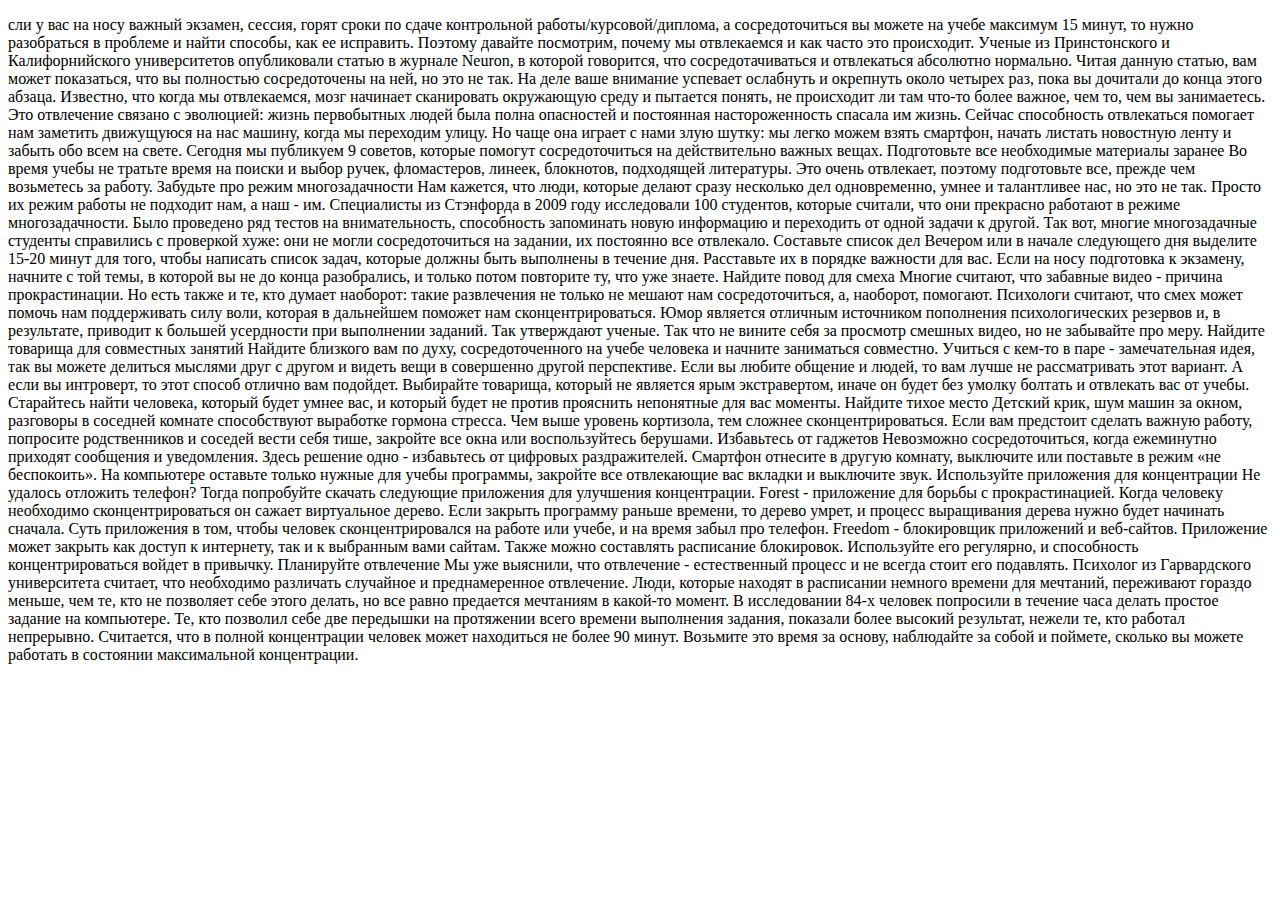
<file: public/articles/kak_sosredotochitsya_na_uchebe.html>
<!DOCTYPE html>
<html lang="en">
<head>
    <meta charset="UTF-8">
    <meta http-equiv="X-UA-Compatible" content="IE=edge">
    <meta name="viewport" content="width=device-width, initial-scale=1.0">
    <title>Document</title>
</head>
<body>
    <p>сли у вас на носу важный экзамен, сессия, горят сроки по сдаче контрольной работы/курсовой/диплома, а сосредоточиться вы можете на учебе максимум 15 минут, то нужно разобраться в проблеме и найти способы, как ее исправить.

        Поэтому давайте посмотрим, почему мы отвлекаемся и как часто это происходит.
        
        Ученые из Принстонского и Калифорнийского университетов опубликовали статью в журнале Neuron, в которой говорится, что сосредотачиваться и отвлекаться абсолютно нормально.
        
        Читая данную статью, вам может показаться, что вы полностью сосредоточены на ней, но это не так. На деле ваше внимание успевает ослабнуть и окрепнуть около четырех раз, пока вы дочитали до конца этого абзаца.
        
        Известно, что когда мы отвлекаемся, мозг начинает сканировать окружающую среду и пытается понять, не происходит ли там что‑то более важное, чем то, чем вы занимаетесь. Это отвлечение связано с эволюцией: жизнь первобытных людей была полна опасностей и постоянная настороженность спасала им жизнь. Сейчас способность отвлекаться помогает нам заметить движущуюся на нас машину, когда мы переходим улицу. Но чаще она играет с нами злую шутку: мы легко можем взять смартфон, начать листать новостную ленту и забыть обо всем на свете.
        
        Сегодня мы публикуем 9 советов, которые помогут сосредоточиться на действительно важных вещах.
        
        Подготовьте все необходимые материалы заранее
        
        Во время учебы не тратьте время на поиски и выбор ручек, фломастеров, линеек, блокнотов, подходящей литературы. Это очень отвлекает, поэтому подготовьте все, прежде чем возьметесь за работу.
        
        Забудьте про режим многозадачности
        
        Нам кажется, что люди, которые делают сразу несколько дел одновременно, умнее и талантливее нас, но это не так. Просто их режим работы не подходит нам, а наш - им. Специалисты из Стэнфорда в 2009 году исследовали 100 студентов, которые считали, что они прекрасно работают в режиме многозадачности. Было проведено ряд тестов на внимательность, способность запоминать новую информацию и переходить от одной задачи к другой. Так вот, многие многозадачные студенты справились с проверкой хуже: они не могли сосредоточиться на задании, их постоянно все отвлекало.
        
        Составьте список дел
        
        Вечером или в начале следующего дня выделите 15-20 минут для того, чтобы написать список задач, которые должны быть выполнены в течение дня. Расставьте их в порядке важности для вас. Если на носу подготовка к экзамену, начните с той темы, в которой вы не до конца разобрались, и только потом повторите ту, что уже знаете.
        
        Найдите повод для смеха
        
        Многие считают, что забавные видео - причина прокрастинации. Но есть также и те, кто думает наоборот: такие развлечения не только не мешают нам сосредоточиться, а, наоборот, помогают. Психологи считают, что смех может помочь нам поддерживать силу воли, которая в дальнейшем поможет нам сконцентрироваться.
        
        Юмор является отличным источником пополнения психологических резервов и, в результате, приводит к большей усердности при выполнении заданий. Так утверждают ученые. Так что не вините себя за просмотр смешных видео, но не забывайте про меру.
        
        Найдите товарища для совместных занятий
        
        Найдите близкого вам по духу, сосредоточенного на учебе человека и начните заниматься совместно. Учиться с кем‑то в паре - замечательная идея, так вы можете делиться мыслями друг с другом и видеть вещи в совершенно другой перспективе.
        
        Если вы любите общение и людей, то вам лучше не рассматривать этот вариант. А если вы интроверт, то этот способ отлично вам подойдет. Выбирайте товарища, который не является ярым экстравертом, иначе он будет без умолку болтать и отвлекать вас от учебы. Старайтесь найти человека, который будет умнее вас, и который будет не против прояснить непонятные для вас моменты.
        
        Найдите тихое место
        
        Детский крик, шум машин за окном, разговоры в соседней комнате способствуют выработке гормона стресса. Чем выше уровень кортизола, тем сложнее сконцентрироваться. Если вам предстоит сделать важную работу, попросите родственников и соседей вести себя тише, закройте все окна или воспользуйтесь берушами.
        
        Избавьтесь от гаджетов
        
        Невозможно сосредоточиться, когда ежеминутно приходят сообщения и уведомления. Здесь решение одно - избавьтесь от цифровых раздражителей. Смартфон отнесите в другую комнату, выключите или поставьте в режим «не беспокоить». На компьютере оставьте только нужные для учебы программы, закройте все отвлекающие вас вкладки и выключите звук.
        
        Используйте приложения для концентрации
        
        Не удалось отложить телефон? Тогда попробуйте скачать следующие приложения для улучшения концентрации.
        
        Forest - приложение для борьбы с прокрастинацией. Когда человеку необходимо сконцентрироваться он сажает виртуальное дерево. Если закрыть программу раньше времени, то дерево умрет, и процесс выращивания дерева нужно будет начинать сначала. Суть приложения в том, чтобы человек сконцентрировался на работе или учебе, и на время забыл про телефон.
        
        Freedom - блокировщик приложений и веб‑сайтов. Приложение может закрыть как доступ к интернету, так и к выбранным вами сайтам. Также можно составлять расписание блокировок. Используйте его регулярно, и способность концентрироваться войдет в привычку.
        
        Планируйте отвлечение
        
        Мы уже выяснили, что отвлечение - естественный процесс и не всегда стоит его подавлять. Психолог из Гарвардского университета считает, что необходимо различать случайное и преднамеренное отвлечение. Люди, которые находят в расписании немного времени для мечтаний, переживают гораздо меньше, чем те, кто не позволяет себе этого делать, но все равно предается мечтаниям в какой‑то момент.
        
        В исследовании 84-х человек попросили в течение часа делать простое задание на компьютере. Те, кто позволил себе две передышки на  протяжении всего времени выполнения задания, показали более высокий результат, нежели те, кто работал непрерывно.
        
        Считается, что в полной концентрации человек может находиться не более 90 минут. Возьмите это время за основу, наблюдайте за собой и поймете, сколько вы можете работать в состоянии максимальной концентрации.</p>
</body>
</html>
</file>
<file: public/styles/style.css>
/*ШАПКА*/
a {text-decoration: none;}
.header{
    width: 100%;
}
html {
    scroll-behavior: smooth;
}

.header-container{
    max-width: 1360px;
    width: 100%;
    margin: 42px auto;
    padding-right: 30px;
    padding-left: 30px;
    display: flex;
    justify-content: space-between;
}

.logo{
    display: flex;
    align-items: center;
    margin-top: -4px;
}

.p_form{
    font-family: Montserrat;
    font-weight: 300;
    font-size: 14px;
    color: rgb(85, 79, 79);
    display: none;
}

.logo p{
    font-family: Montserrat;
    font-weight: 300;
    font-size: 28px;
    color: #BC00EB;
}
.country{
    font-size: 12px !important;
    font-family: Montserrat !important;
    font-weight: 300 !important;
    color: #494949 !important;
    display: block !important;
    width: 100% !important; 
    margin-top: -5px;
}

.nav{
    display: flex;
    justify-content: space-between;
    max-width: 640px;
    width: 100%;
}

.nav-text{
    width: 100%;
    max-width: 410px;
}
.nav-text a{
    color: #000;
    text-decoration: none;
}

.nav-text ul{
    padding: 0;
    max-width: 410px;
    width: 100%;
    display: flex;
    justify-content: space-between;
    align-items: center;
}
.nav-text li{
    list-style: none;
    font-family: Montserrat;
    font-style: normal;
    font-weight: normal;
    font-size: 14px;
}

.a-btn{
    display: flex;
    align-items: center;
}

.nav-btn{
    display: inline-block;
    border: 1px solid #BC00EB;
    border-radius: 90px;
    height: fit-content;
    transition: 0.5s;
}

.nav-btn p{
    font-family: Montserrat;
    font-style: normal;
    font-size: 15px;
    padding-left: 27px;
    padding-right: 27px;
    padding-top: 11px;
    padding-bottom: 11px;
    color: #BC00EB;
    transition: 0.5s;
}
.nav-btn:hover{
    background-color: #BC00EB;
    transition: 0.5s;
}
.nav-btn p:hover{
    color: white;
    transition: 0.5s;
}

.menu-btn {
	display: none;
    width: 40px;
	height: 40px;
	position: relative;
	z-index:999;
	overflow: hidden;
    margin-top: 8px;
    left: calc(100% - 70px);
    position: fixed;
    float: right;
    
    border-color: #fff;
    box-shadow: 4px 4px 15px rgba(0, 0, 0, 0.25);
    border-radius: 90px;
}

.menu-btn span {
    width: 25px;
	height: 2px;
	position: absolute;
	top: 50%;
	left: 50%;
	transform: translate(-50%, -50%);
	background-color: #000000;
	transition: all 0.5s;
}

.menu-btn span:nth-of-type(2) {
	top: calc(50% - 6px);
}
.menu-btn span:nth-of-type(3) {
	top: calc(50% + 6px);
}

.menu {
    position: fixed;
	top: 0px;
	left: 0;
	width: 100%;
	height: 100%;
	padding: 15px;
	background-color: rgb(255, 255, 255);
	transform: translateX(-100%);
	transition: transform 0.5s; 
    z-index: 99;
}

.menu.active {
	transform: translateX(0);
}

.menu li {
	list-style-type: none;
    font-size: 18px;
}
.menu a{
    display: block;
    padding-bottom: 20px;
    padding-top: 20px;
    border-bottom: 1px solid #c5c5c5;
}
.menu a:last-of-type{
    border-bottom: none;
}


.menu-btn.active span:first-of-type {
	transform: translateX(100%);
}

.menu-btn.active span:nth-of-type(2) {
	top: 50%;
	transform: translate(-50%, -50%) rotate(45deg);
}

.menu-btn.active span:nth-of-type(3) {
	top: 50%;
	transform: translate(-50%, -50%) rotate(-45deg);
}

@media screen and (max-width: 1000px){
    .menu-btn{
        display: block;
    }
    .nav{
        display: none;
    }
    .adaptive-header-text p{
        font-size: 18px;
    }
    .nav-text li{
        text-align: center;
    }
    .nav-text{
        max-width: 100%;
    }
    .header-container{
        margin-top: 30px;
    }

}


/*БОДИ*/

.h1{
    font-family: Montserrat;
    font-style: normal;
    font-weight: 700;
    font-size: 32px;
    color: #BC00EB;
    text-align: center;
}


.body{
    width: 100%;
}

.body-container{
    max-width: 1360px;
    width: 100%;
    margin: 90px auto 0 auto;
    padding-right: 30px;
    padding-left: 30px;
}


.lesson-carts-container{
    display: flex;
    justify-content: space-between;
    flex-wrap: wrap;

    margin-top: 55px;
}

.cart{
    max-width: 390px;
    width: 100%;
    min-width: none;
}

.cart p{
    word-wrap: break-word;
    text-align: center;
}
.cart-img img{
    image-rendering: crisp-edges;
    width: 100%;
    height: 100%;
}

.h2{
    font-family: Montserrat;
    font-weight: 600;
    font-size: 28px;

    color: #BC00EB;

    margin-top: 40px;
    margin-bottom: 30px;
}
.h2 span{
    font-size: 16px;
}

.lesson-lore{
    font-family: Montserrat;
    font-weight: 400;
    font-size: 15px;
    color: #000000;
}

.cart-btn-container{
    display: inline-block;
    padding-left: 52px;
    padding-right: 52px;
    padding-top: 14px;
    padding-bottom: 14px;
    border: 1px solid #BC00EB;
    border-radius: 10px;
    height: fit-content;
}
.cart-btn p{
    font-family: Montserrat;
    font-weight: 500;
    font-size: 18px;

    color: #BC00EB;
}
.cart-btn{
    display: flex;
    justify-content: center;
    margin-top: 50px;
}


@media screen and (max-width: 1280px){
    .cart{
        max-width: 350px;
    }
    .h2{
        margin-top: 30px;
        margin-bottom: 20px;
    }
    .cart-btn{
        margin-top: 40px;
    }
    .cart-btn-container{
        padding-left: 45px;
        padding-right: 45px;
        padding-top: 10px;
        padding-bottom: 10px;
    }
}


@media screen and (max-width: 1160px){
    .cart{
        max-width: 310px;
    }
    .h2{
        margin-top: 15px;
        margin-bottom: 15px;
        font-size: 24px;
    }
    .lesson-lore{
        font-size: 14px;
    }

    .cart-btn{
        margin-top: 30px;
    }
    .cart-btn-container{
        padding-left: 32px;
        padding-right: 32px;
        padding-top: 8px;
        padding-bottom: 8px;
    }
}

@media screen and (max-width: 1030px){
    .body-container{
        margin-top: 35px;
    }
    
    .cart{
        max-width: 280px;
    }
    .h2{
        margin-top: 15px;
        margin-bottom: 15px;
        font-size: 24px;
    }
    .lesson-lore{
        font-size: 14px;
    }

    .cart-btn{
        margin-top: 35px;
    }
    .cart-btn-container{
        padding-left: 30px;
        padding-right: 30px;
        padding-top: 8px;
        padding-bottom: 8px;
    }
}

@media screen and (max-width: 950px){
    .body-container{
        margin-top: 35px;
    }
    
    .cart{
        max-width: 400px;
    }
    .h2{
        margin-top: 30px;
        margin-bottom: 20px;
        font-size: 24px;
    }
    .lesson-lore{
        font-size: 14px;
    }

    .cart-btn{
        margin-top: 50px;
    }
    .cart-btn-container{
        padding-left: 30px;
        padding-right: 30px;
        padding-top: 8px;
        padding-bottom: 8px;
    }
    .cart:last-of-type{
        max-width: none;
        display: flex;
        justify-content: center;
        margin-top: 40px;
    }
    .lesson-cart{
        max-width: 400px;
    }
}
@media screen and (max-width: 950px){
    .body-container{
        margin-top: 35px;
    }
    
    .cart{
        max-width: 360px;
    }
    .h2{
        margin-top: 20px;
        margin-bottom: 10px;
        font-size: 24px;
    }
    .lesson-lore{
        font-size: 14px;
    }

    .cart-btn{
        margin-top: 30px;
    }
    .cart-btn-container{
        padding-left: 30px;
        padding-right: 30px;
        padding-top: 8px;
        padding-bottom: 8px;
    }
    .cart:last-of-type{
        max-width: none;
        display: flex;
        justify-content: center;
        margin-top: 40px;
    }
    .lesson-cart{
        max-width: 360px;
    }
}
@media screen and (max-width: 950px){
    .body-container{
        margin-top: 35px;
    }
    
    .cart{
        max-width: 400px;
    }
    .h2{
        margin-top: 20px;
        margin-bottom: 10px;
        font-size: 24px;
    }
    .lesson-lore{
        font-size: 14px;
    }

    .cart-btn{
        margin-top: 30px;
    }
    .cart-btn-container{
        padding-left: 30px;
        padding-right: 30px;
        padding-top: 8px;
        padding-bottom: 8px;
    }
    .cart:last-of-type{
        max-width: none;
        display: flex;
        justify-content: center;
        margin-top: 40px;
    }
    .lesson-cart{
        max-width: 400px;
    }
}

@media screen and (max-width: 950px){
    .body-container{
        margin-top: 35px;
    }
    
    .cart{
        max-width: 380px;
    }
    .h2{
        margin-top: 10px;
        margin-bottom: 10px;
        font-size: 24px;
    }
    .lesson-lore{
        font-size: 14px;
    }

    .cart-btn{
        margin-top: 30px;
    }
    .cart-btn-container{
        padding-left: 30px;
        padding-right: 30px;
        padding-top: 8px;
        padding-bottom: 8px;
    }
    .cart:last-of-type{
        max-width: none;
        display: flex;
        justify-content: center;
        margin-top: 40px;
    }
    .lesson-cart{
        max-width: 380px;
    }
}

@media screen and (max-width: 850px){
    .body-container{
        margin-top: 35px;
    }
    
    .cart{
        max-width: 340px;
    }
    .h2{
        margin-top: 10px;
        margin-bottom: 10px;
        font-size: 24px;
    }
    .lesson-lore{
        font-size: 14px;
    }

    .cart-btn{
        margin-top: 30px;
    }
    .cart-btn-container{
        padding-left: 30px;
        padding-right: 30px;
        padding-top: 8px;
        padding-bottom: 8px;
    }
    .cart:last-of-type{
        max-width: none;
        display: flex;
        justify-content: center;
        margin-top: 40px;
    }
    .lesson-cart{
        max-width: 340px;
    }
}

@media screen and (max-width: 770px){
    .body-container{
        margin-top: 35px;
    }
    
    .cart{
        max-width: 300px;
    }
    .h2{
        margin-top: 10px;
        margin-bottom: 10px;
        font-size: 22px;
    }
    .lesson-lore{
        font-size: 14px;
    }

    .cart-btn{
        margin-top: 30px;
    }
    .cart-btn-container{
        padding-left: 25px;
        padding-right: 25px;
        padding-top: 8px;
        padding-bottom: 8px;
    }
    .cart:last-of-type{
        max-width: none;
        display: flex;
        justify-content: center;
        margin-top: 40px;
    }
    .lesson-cart{
        max-width: 300px;
    }
    .lesson-carts-container{
        margin-top: 35px;
    }
}

@media screen and (max-width: 690px){
    .body-container{
        margin-top: 35px;
    }
    
    .h2{
        margin-top: 10px;
        margin-bottom: 10px;
        font-size: 22px;
    }
    .lesson-lore{
        font-size: 14px;
    }

    .cart-btn{
        margin-top: 30px;
    }
    .cart-btn-container{
        padding-left: 25px;
        padding-right: 25px;
        padding-top: 8px;
        padding-bottom: 8px;
    }
    .cart:last-of-type{
        max-width: none;
        display: block;
        margin-top: 0px;
    }
    .cart{
        max-width: none;
        margin-bottom: 50px;
    }
    .lesson-cart{
        max-width: none;
    }
    .lesson-carts-container{
        margin-top: 35px;
    }
}

@media screen and (max-width: 360px){
    .body{
        margin-top: -15px;
    }
    
    .h2{
        margin-top: 10px;
        margin-bottom: 10px;
        font-size: 22px;
    }
    .lesson-lore{
        font-size: 13px;
    }

    .cart-btn{
        margin-top: 30px;
    }
    .cart-btn-container{
        padding-left: 25px;
        padding-right: 25px;
        padding-top: 8px;
        padding-bottom: 8px;
    }
    .cart:last-of-type{
        max-width: none;
        display: block;
        margin-top: 0px;
    }
    .cart{
        max-width: none;
        margin-bottom: 50px;
    }
    .lesson-cart{
        max-width: none;
    }
    .lesson-carts-container{
        margin-top: 20px;
    }
}
@media screen and (max-width: 360px){
    .body{
        margin-top: -15px;
    }
    
    .h2{
        margin-top: 10px;
        margin-bottom: 10px;
        font-size: 22px;
    }
    .lesson-lore{
        font-size: 13px;
    }

    .cart-btn{
        margin-top: 20px;
    }
    .cart-btn-container{
        padding-left: 20px;
        padding-right: 20px;
        padding-top: 8px;
        padding-bottom: 8px;
    }
    .cart-btn-container p{
        font-size: 14px;
    }
    .cart:last-of-type{
        max-width: none;
        display: block;
        margin-top: 0px;
    }
    .cart{
        max-width: none;
        margin-bottom: 50px;
    }
    .lesson-cart{
        max-width: none;
    }
    .lesson-carts-container{
        margin-top: 20px;
    }
}


.map{
    margin-top: 100px;
}

.grtext{
    font-family: Montserrat;
    font-weight: 400;
    font-size: 14px;
    color: #737373;
    text-align: center;
}

.google-map{
    margin-top: 30px;
    max-height: 500px;
    height: 500px;
}

@media screen and (max-width: 1280px){
    .map{
        margin-top: 60px;
    }
}
@media screen and (max-width: 1150px){
    .google-map{
        height: 400px;
    }
    .map{
        margin-top: 50px;
    }
}
@media screen and (max-width: 950px){
    .google-map{
        height: 350px;
        margin-top: 15px;
    }
}
@media screen and (max-width: 690px){
    .google-map{
        height: 300px;
    }
    .map{
        margin-top: 30px;
    }
}
@media screen and (max-width: 500px){
    .google-map{
        height: 250px;
    }
    .map{
        margin-top: 5px;
    }
}
@media screen and (max-width: 400px){
    .google-map{
        height: 200px;
    }
}


.connection{
    width: 100%;
    background-color: #BC00EB;
}

.connection-container{
    width: 1360;
    margin: 42px auto;
    padding-right: 30px;
    padding-left: 30px;
    text-align: center;
}

.connection-container .h1{
    padding-top: 30px;
    color: white;
}

form{
    margin-top: 45px;
}

.connection-container input{
    max-width: 700px;
    width: 100%;
    height: 30px;
    background: #f3f3f3;
    box-shadow: 3px 3px 15px rgba(0, 0, 0, 0.25);
    border-radius: 10px;
    border: none;
    margin-bottom: 35px;

    font-family: Montserrat;
    font-weight: 400;
    font-size: 12px;
    line-height: 15px;
    color: #b9b9b9;
    text-align: none;
    word-wrap: break-word;
}
textarea{
    max-width: 700px;
    height: 30px;
    background: #f3f3f3;
    box-shadow: 3px 3px 15px rgba(0, 0, 0, 0.25);
    border-radius: 10px;
    border: none;
    margin-bottom: 35px;
    width: 100%;

    font-family: Montserrat;
    font-weight: 400;
    font-size: 12px;
    line-height: 15px;
    color: #b9b9b9;
    word-wrap: break-word;
    padding-right: 20px;
    padding-left: 20px;
}

#msg_txt{
    padding-bottom: 100px;
    padding-top: 15px;
}

.connection-container input:last-of-type{
    background: #DB4BFF;
    box-shadow: 4px 4px 15px rgba(0, 0, 0, 0.25);
    border-radius: 90px;
    color: white;
    max-width: 180px;
    height: 40px;
    font-size: 16px;
    font-weight: 500;
    margin-bottom: 0px;
    margin-top: 40px;
}

.socials-container{
    margin-top: 60px;
    display: flex;
    justify-content: center;
    padding-bottom: 34px;
    flex-wrap: wrap;
}

.social-text{
    display: flex;
    align-items: center;
    margin-right: 20px;
    margin-bottom: 15px;
}
.socials p{
    font-family: Montserrat;
    font-weight: 500;
    font-size: 20px;
    line-height: 24px;
    color: #FFFFFF;
    margin-top:14px;
}

.socials_img{
    display: flex;
    max-width: 160px;
    width: 100%;
    justify-content: space-between;
    align-items: center;
}
.socials_img img{
    max-width: 40px;
}

@media screen and (max-width: 690px){
    .socials p{
        font-family: Montserrat;
        font-weight: 500;
        font-size: 18px;
        line-height: 24px;
        color: #FFFFFF;
    }
    .socials-container{
        margin-top: 40px;
    }
}
@media screen and (max-width: 560px){
    .socials p{
        font-family: Montserrat;
        font-weight: 500;
        line-height: 24px;
        color: #FFFFFF;
        padding-left: 5%;
    }
}


.footer{
    display: flex;
    justify-content: center;
    margin-top: 80px;
    padding-bottom: 20px;
}
.footer-container{
    max-width: 126px;
    width: 100%;
}
.footer-container p{
    font-family: Montserrat;
    font-style: normal;
    font-weight: 300;
    font-size: 15px;
    line-height: 18px;
    color: #000000;
}

.socials-footer img{
    width: 35px;
    height: 35px;
    background: #FFFFFF;
    box-shadow: 1px 1px 4px rgba(0, 0, 0, 0.25);
    border-radius: 90px;
}
.socials-footer{
    display: flex;
    justify-content: space-between;
    max-width: 125px;
    margin-top: 10px;
    margin-bottom: 10px;
}
@media screen and (max-width: 800px){
    .footer{
        margin-top: 50px;
    }
}

.body{
    margin-top: 90px;
}

.name{
    font-family: Montserrat;
    font-weight: 400;
    font-size: 24px;
    color: #000000;
    text-align: center;
}
.about-img{
    max-width: 300px;
    max-height: 300px;
    margin: 35px auto 0 auto;
}
.about-text{
    font-family: Montserrat;
    font-weight: 400;
    font-size: 16px;
    line-height: 20px;
    text-align: center;
    max-width: 1100px;
    word-wrap: break-word;
    color: #000000;
    margin: 75px auto 0 auto;
    min-width: none;
}

.about-btn-text{
    font-family: Montserrat;
    font-style: normal;
    font-weight: 500;
    font-size: 18px;
    line-height: 22px;
    width: fit-content;
    color: #BC00EB;
}
.about-btn{
    padding-right: 46px;
    padding-left: 46px;
    padding-top: 14px;
    padding-bottom: 14px;
    border: 1px solid #BC00EB;
    box-sizing: border-box;
    border-radius: 133px;
    width: fit-content;
    margin: 70px auto 0 auto;
}

input{
    outline:none;
    padding-left: 20px;
    padding-top: 0;
    padding-right: 20px;
}
textarea::placeholder{
    outline:none;
    font-family: Montserrat;
    font-weight: 400;
    font-size: 12px;
    line-height: 15px;
}

textarea{
    outline:none;
    font-family: Montserrat;
    font-weight: 400;
    font-size: 12px;
    line-height: 15px;
    resize: none;
}
textarea:focus, input:focus {
    color: #000000;
    font-family: Montserrat;
    font-weight: 400;
    font-size: 12px;
    line-height: 15px;
}
.socials_img a{
display: block;
}
</file>
<file: public/styles/clear-styles.css>
/* Указываем box sizing */
*,
*::before,
*::after {
  box-sizing: border-box;
}

/* Убираем внутренние отступы */
ul[class],
ol[class] {
  padding: 0;
}

/* Убираем внешние отступы */
body,
h1,
h2,
h3,
h4,
p,
ul[class],
ol[class],
li,
figure,
figcaption,
blockquote,
dl,
dd {
  margin: 0;
}

/* Выставляем основные настройки по-умолчанию для body */
body {
  min-height: 100vh;
  scroll-behavior: smooth;
  text-rendering: optimizeSpeed;
  line-height: 1.5;
}

/* Удаляем стандартную стилизацию для всех ul и il, у которых есть атрибут class*/
ul[class],
ol[class] {
  list-style: none;
}

/* Элементы a, у которых нет класса, сбрасываем до дефолтных стилей */
a:not([class]) {
  text-decoration-skip-ink: auto;
}

/* Упрощаем работу с изображениями */
img {
  max-width: 100%;
  display: block;
}

/* Указываем понятную периодичность в потоке данных у article*/
article > * + * {
  margin-top: 1em;
}

/* Наследуем шрифты для инпутов и кнопок */
input,
button,
textarea,
select {
  font: inherit;
}

/* Удаляем все анимации и переходы для людей, которые предпочитай их не использовать */
@media (prefers-reduced-motion: reduce) {
  * {
    animation-duration: 0.01ms !important;
    animation-iteration-count: 1 !important;
    transition-duration: 0.01ms !important;
    scroll-behavior: auto !important;
  }
}
</file>
<file: public/styles/about-styles.css>
.container{
    max-width: 1360px;
    padding-left: 30px;
    padding-right: 30px;
    min-width: none;
    margin: 0 auto;
}
@media screen and (max-width: 1000px){
    .body{
        margin-top: 40px;
    }
    .about-img{
        margin-top: 35px;
    }
    .about-text{
        margin-top: 50px;
    }
}
@media screen and (max-width: 700px){
    .body{
        margin-top: 30px;
    }
    .about-img{
        margin-top: 25px;
    }
    .about-text{
        margin-top: 40px;
    }
    .about-btn{
        margin-top: 50px;
    }
    .about-img{
        max-width: 250px;
    }
}
@media screen and (max-width: 580px){
    .body{
        margin-top: 30px;
    }
    .about-img{
        margin-top: 25px;
    }
    .about-text{
        margin-top: 40px;
    }
    .about-btn{
        margin-top: 50px;
    }
    .about-img{
        max-width: 250px;
    }
}
@media screen and (max-width: 340px){
    .about-btn{
        padding-right: 30px;
        padding-left: 30px;
        padding-top: 11px;
        padding-bottom: 11px;
    }
    .about-btn p{
        font-size: 16px;
    }
    .about-btn{
        margin-top: 40px;
    }
}
</file>
<file: public/styles/articles-styles.css>
a{
    text-decoration: none;
}

.body-articles{
    width: 100%;
    display: flex;
    justify-content: center;
    margin-top: 90px;
}
.body-conatiner-art{
    max-width: 1360px;
    padding-left: 30px;
    padding-right: 30px;
    width: 100%;
}
.h1{
    font-family: Montserrat;
    font-weight: 700;
    font-size: 36px;
    color: #BC00EB;
    text-align: center;
}

.articles-container{
    max-width: 1300px;
    width: 100%;
    display: flex;
    justify-content: space-between;
    margin-top: 60px;
    flex-wrap: wrap;
}

.articles-container-art{
    max-width: 410px;
    width: 100%;
    border-radius: 10px;
}

.bc-img{
    max-width: 410px;
    position:absolute;
    width: inherit;
    height: inherit;
    z-index: -1;
    width: inherit;
    height: inherit;
    
}
.bc-img img{
    max-width: 410px;
    width: inherit;
    height: inherit;
    filter: brightness(0.6) blur(1px);
    border-radius: 10px;
}

.article-content{
    padding-left: 15px;
    padding-right: 15px;
    padding-top: 15px;
    padding-bottom: 15px;
}
.article-name{
    font-family: Montserrat;
    font-style: normal;
    font-weight: 700;
    font-size: 32px;
    color: #ffffff;
    word-wrap: break-word;
    text-align: center;
}
.article-prescr{
    word-wrap: break-word;
    font-family: Montserrat;
    font-weight: 400;
    color: #ffffff;
    font-size: 16px;
    margin-top: 45px;
    text-align: center;
}

.article-btn{
    font-family: Montserrat;
    font-weight: 500;
    font-size: 16px;

    padding-top: 10px;
    padding-bottom: 10px;
    padding-left: 50px;
    padding-right: 50px;
    width: fit-content;

    color: #ffffff;
    border: 1px solid #ffffff;
    border-radius: 10px;
    margin: 80px auto;

}

@media screen and (max-width: 1360px){
    .articles-container-art{
        max-width: 380px;
    }
    .bc-img{
        max-width: 380px;
    }
    .article-btn{
        margin-top: 55px;
    }
    .article-prescr{
        margin-top: 30px;
    }
}

@media screen and (max-width: 1240px){
    .articles-container-art{
        max-width: 340px;
    }
    .bc-img{
        max-width: 340px;
    }
    .article-btn{
        margin-top: 45px;
    }
    .article-prescr{
        margin-top: 40px;
        font-size: 14px;
    }
    .article-name{
        font-size: 24px;
    }
}
@media screen and (max-width: 780px){
    .articles-container{
        justify-content: center;
    }
    .articles-container-art{
        max-width: 400px;
    }
    .bc-img{
        max-width: 400px;
    }
    .article-btn{
        margin-top: 55px;
    }
    .article-prescr{
        margin-top: 30px;
        font-size: 16px;
    }
    .article-name{
        font-size: 24px;
    }
    .article-name{
        font-size: 32px;
    }
}
@media screen and (max-width: 780px){
    .articles-container{
        justify-content: center;
    }
    .articles-container-art{
        max-width: 340px;
    }
    .bc-img{
        max-width: 340px;
    }
    .article-btn{
        margin-top: 55px;
    }
    .article-prescr{
        margin-top: 30px;
        font-size: 14px;
    }
    .article-name{
        font-size: 24px;
    }
}
@media screen and (max-width: 420px){
    .articles-container{
        justify-content: center;
    }
    .articles-container-art{
        max-width: 300px;
    }
    .bc-img{
        max-width: 300px;
    }
    .article-btn{
        margin-top: 35px;
    }
    .article-prescr{
        margin-top: 15px;
        font-size: 13px;
    }
    .article-name{
        font-size: 24px;
    }
}
</file>
<file: public/styles/faq-styles.css>
.container{
    max-width: 1360px;
    padding-right: 30px;
    padding-left: 30px;
    margin: 0 auto;
    display: flex;
    justify-content: space-between;
    flex-wrap: wrap;
}
.question-container{
    max-width: 530px;
    width: 100%;
    margin-bottom: 60px;
}

.question-container h1{
    font-family: Montserrat;
    font-style: normal;
    font-weight: bold;
    font-size: 36px;
    /* identical to box height */
    word-wrap: break-word;

    color: #BC00EB;
}


.question-container p{
    word-wrap: break-word;
    font-family: Montserrat;
    font-style: normal;
    font-weight: normal;
    font-size: 18px;
    color: #000000;
    margin-top: 35px;
}
.footer{
    margin-top: 150px;
}
@media screen and (max-width: 1160px){
    .question-container{
        max-width: 500px;
    }
    .footer{
        margin-top: 130px;
    }
}
@media screen and (max-width: 1080px){
    .body{
        margin-top: 70px;
    }
    .question-container h1{
        font-size: 34px;
    }
    .question-container{
        max-width: 450px;
    }
    .footer{
        margin-top: 90px;
    }
}
@media screen and (max-width: 980px){
    .body{
        margin-top: 50px;
    }

    .question-container h1{
        font-size: 28px;
    }
    .question-container{
        max-width: none;
    }
    .question-container p{
        margin-top: 20px;
    }
    .footer{
        margin-top: 50px;
    }
}
</file>
<file: public/styles/reviews-styles.css>
.body{
    width: 100%;
    display: flex;
    justify-content: center;
    margin-top: -40px;
}
.body-container{
    max-width: 1360px;
    padding-left: 30px;
    padding-right: 30px;
    display: flex;
    justify-content: center;
    flex-wrap: wrap;
}
img{
    margin-bottom: 30px;
}
</file>
